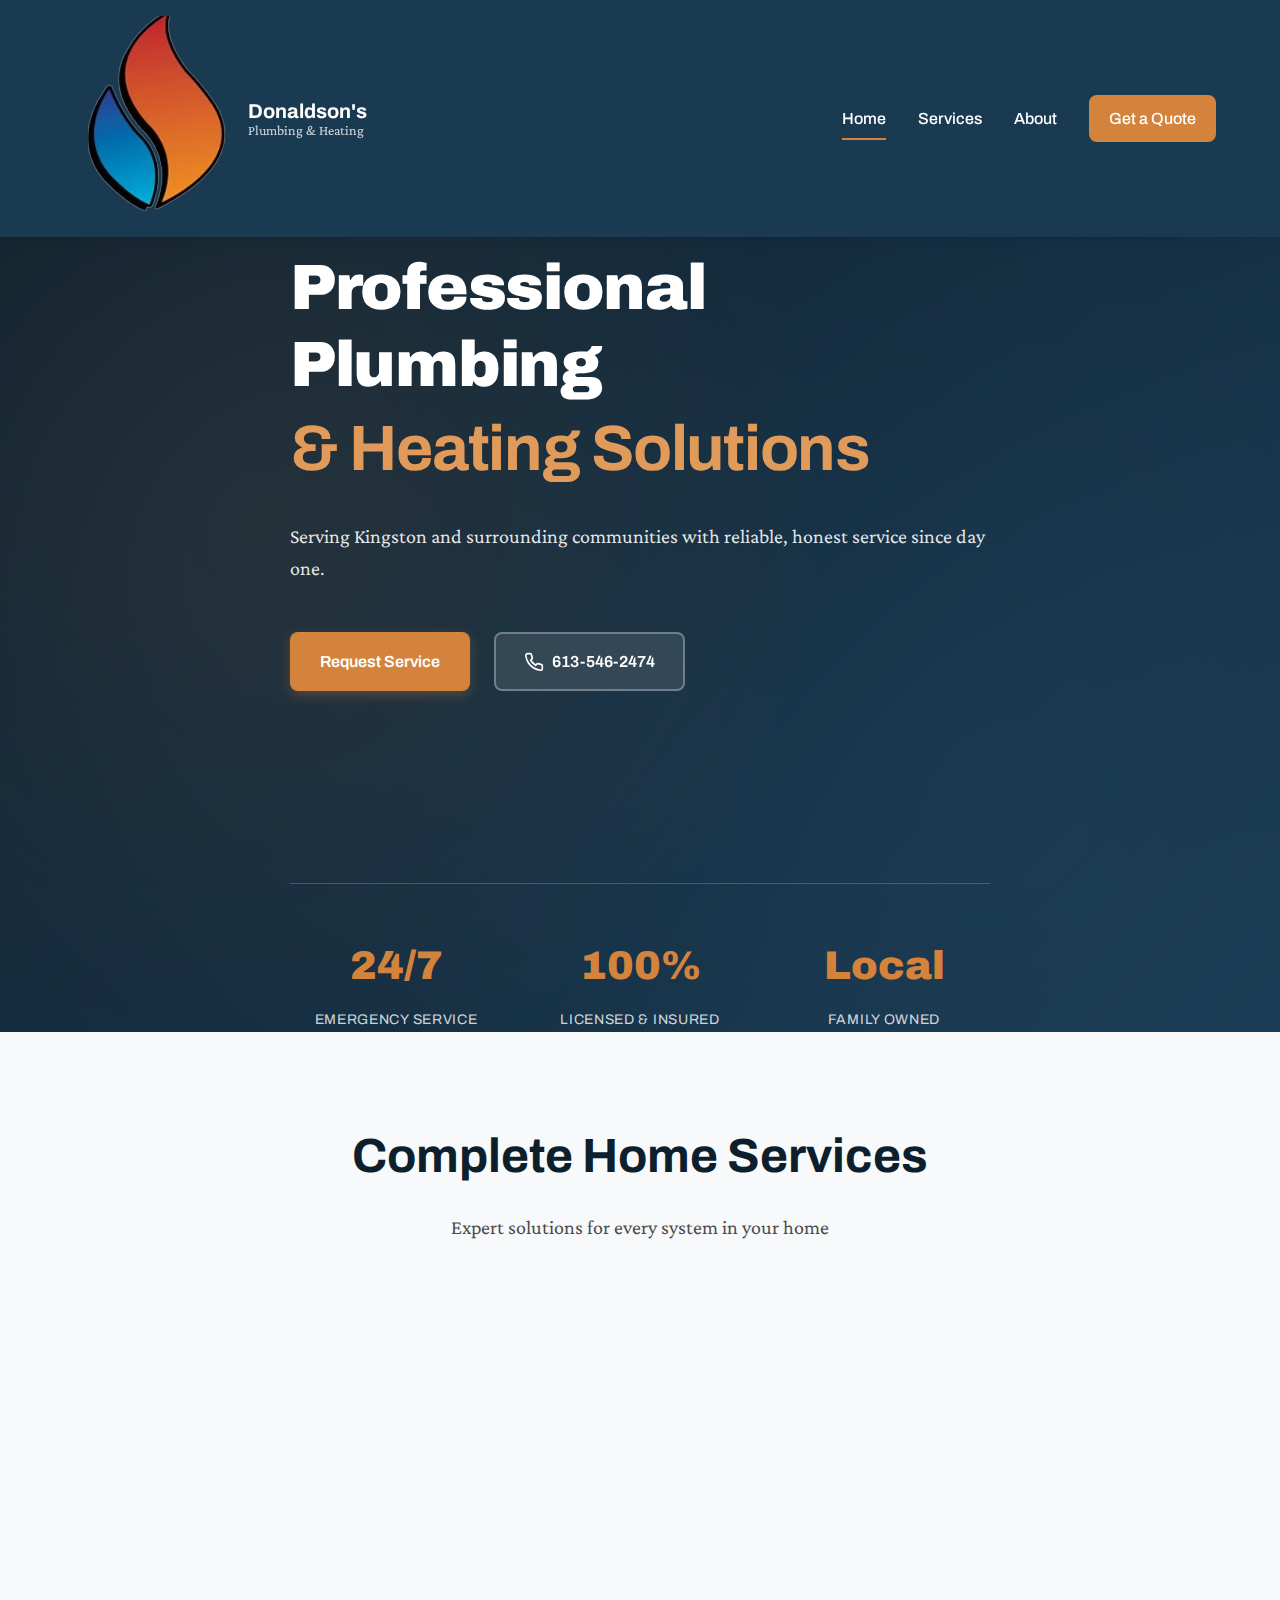
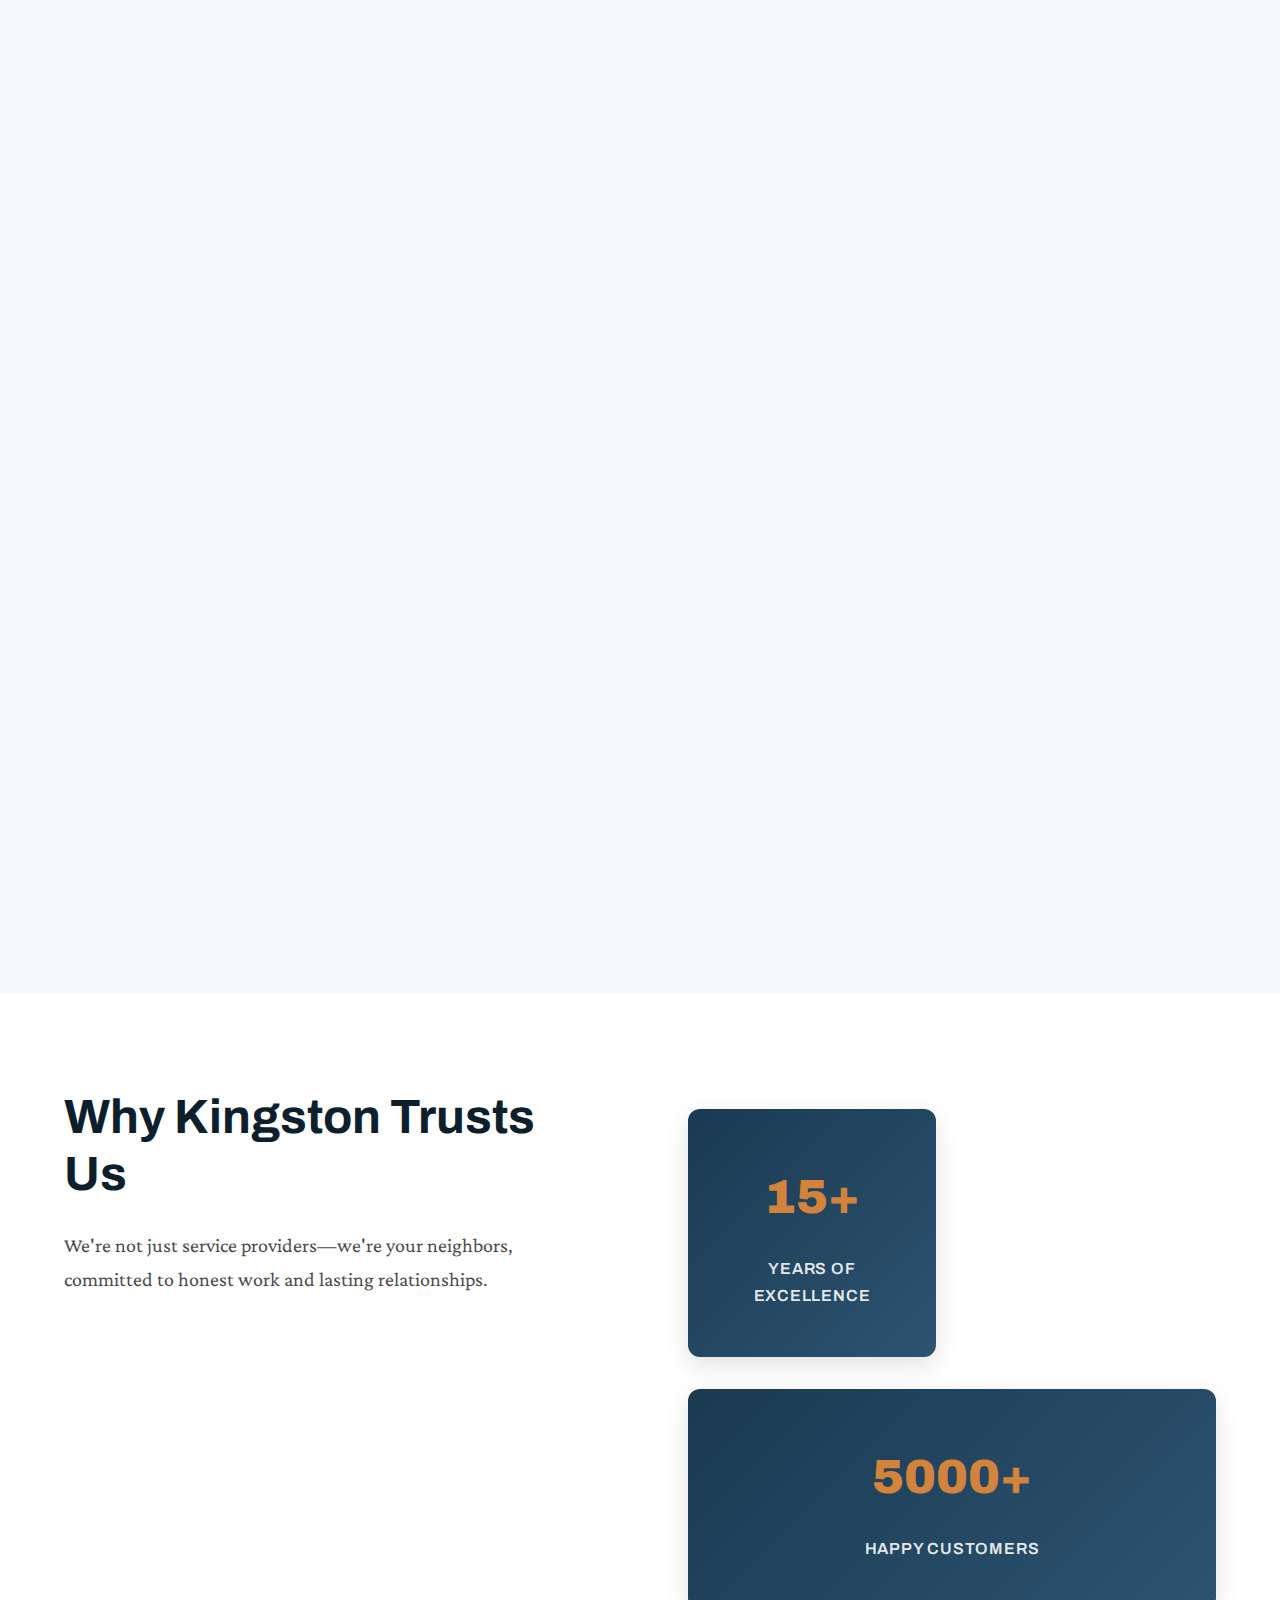
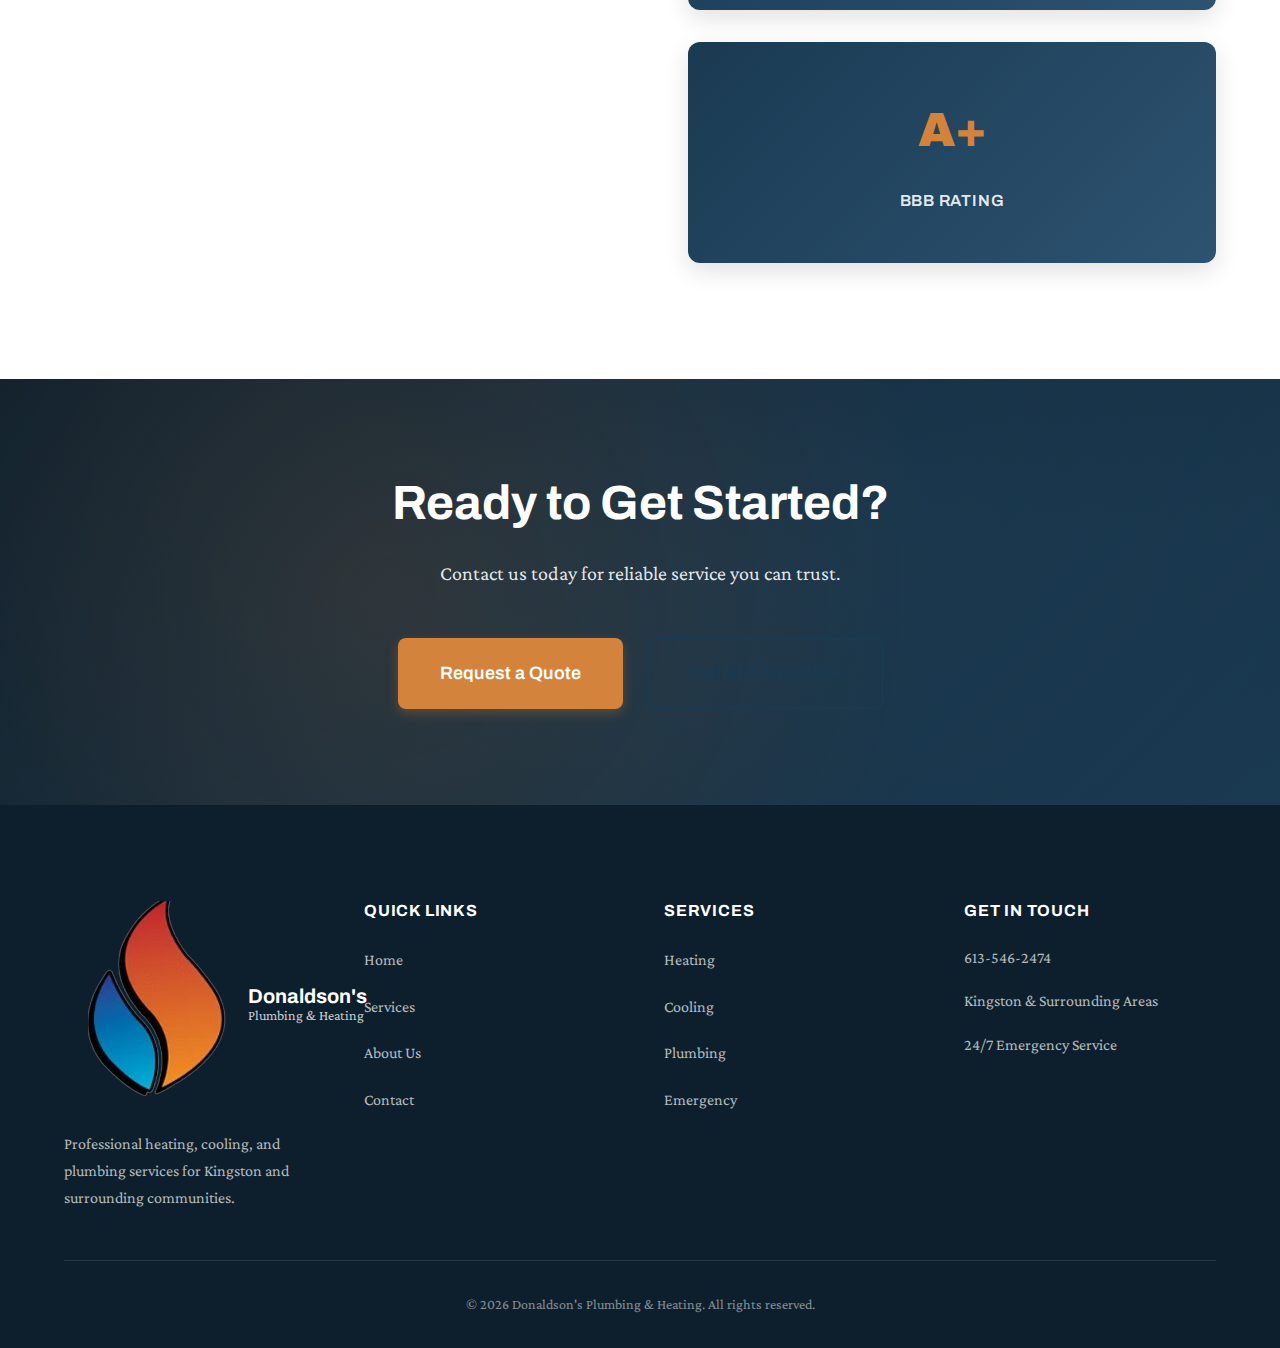
<file: index.html>
<!DOCTYPE html>
<html lang="en">
<head>
  <meta charset="UTF-8">
  <meta name="viewport" content="width=device-width, initial-scale=1.0">
  <title>Donaldson's Plumbing & Heating | Kingston's Trusted Service</title>
  <link rel="stylesheet" href="styles.css">
  <link rel="preconnect" href="https://fonts.googleapis.com">
  <link rel="preconnect" href="https://fonts.gstatic.com" crossorigin>
  <link href="https://fonts.googleapis.com/css2?family=Archivo:wght@400;500;600;700;900&family=Crimson+Pro:wght@400;600&display=swap" rel="stylesheet">
</head>
<body>    
    
<header class="header" id="header">
  <div class="container">
    <div class="header-content">
      <div class="logo">
      <img src="images/logo.png" alt="Donaldson's Plumbing & Heating" class="logo-image">
      <div class="logo-text">
      <span class="logo-name">Donaldson's</span>
      <span class="logo-tagline">Plumbing & Heating</span>
    </div>
  </div>
      
      <nav class="nav" id="nav">
        <a href="index.html" class="nav-link active">Home</a>
        <a href="services.html" class="nav-link">Services</a>
        <a href="about.html" class="nav-link">About</a>
        <a href="contact.html" class="nav-link nav-link-cta">Get a Quote</a>
      </nav>
      
      <button class="nav-toggle" id="navToggle" aria-label="Toggle navigation">
        <span></span>
        <span></span>
        <span></span>
      </button>
    </div>
  </div>
</header>
<!--Hero Banner (top of page)-->
<section class="hero">
  <div class="hero-background"></div>
  <div class="container">
    <div class="hero-content">
      <div class="hero-badge">24/7 Emergency Service</div>
      <h1 class="hero-title">
        <span class="hero-title-main">Professional Plumbing</span>
        <span class="hero-title-sub">& Heating Solutions</span>
      </h1>
      <p class="hero-description">Serving Kingston and surrounding communities with reliable, honest service since day one.</p>
      <div class="hero-cta">
        <a href="contact.html" class="btn btn-primary">Request Service</a>
        <a href="tel:613-546-2474" class="btn btn-secondary">
          <svg width="20" height="20" viewBox="0 0 24 24" fill="none" stroke="currentColor" stroke-width="2">
            <path d="M22 16.92v3a2 2 0 0 1-2.18 2 19.79 19.79 0 0 1-8.63-3.07 19.5 19.5 0 0 1-6-6 19.79 19.79 0 0 1-3.07-8.67A2 2 0 0 1 4.11 2h3a2 2 0 0 1 2 1.72 12.84 12.84 0 0 0 .7 2.81 2 2 0 0 1-.45 2.11L8.09 9.91a16 16 0 0 0 6 6l1.27-1.27a2 2 0 0 1 2.11-.45 12.84 12.84 0 0 0 2.81.7A2 2 0 0 1 22 16.92z"/>
          </svg>
          613-546-2474
        </a>
      </div>
    </div>
    
    <div class="hero-stats">
      <div class="stat-item">
        <div class="stat-number">24/7</div>
        <div class="stat-label">Emergency Service</div>
      </div>
      <div class="stat-item">
        <div class="stat-number">100%</div>
        <div class="stat-label">Licensed & Insured</div>
      </div>
      <div class="stat-item">
        <div class="stat-number">Local</div>
        <div class="stat-label">Family Owned</div>
      </div>
    </div>
  </div>
</section>
      <!--Services Cards Section -->
<section class="services-section">
  <div class="container">
    <div class="section-header">
      <h2 class="section-title">Complete Home Services</h2>
      <p class="section-subtitle">Expert solutions for every system in your home</p>
    </div>
    
    <div class="services-grid">
      <div class="service-card" data-service="heating">
        <div class="service-icon">
          <svg width="40" height="40" viewBox="0 0 24 24" fill="none" stroke="currentColor" stroke-width="1.5">
            <path d="M12 2v20M17 7l-5 5-5-5M17 17l-5-5-5 5"/>
          </svg>
        </div>
        <h3 class="service-title">Heating Systems</h3>
        <p class="service-description">Furnace installation, repair, tune-ups, and seasonal maintenance to keep you warm all winter.</p>
        <ul class="service-list">
          <li>Furnace repair & installation</li>
          <li>Heat pump services</li>
          <li>Preventive maintenance</li>
        </ul>
        <a href="services.html" class="service-link">Learn more →</a>
      </div>
      
      <div class="service-card" data-service="cooling">
        <div class="service-icon">
          <svg width="40" height="40" viewBox="0 0 24 24" fill="none" stroke="currentColor" stroke-width="1.5">
            <path d="M12 2v20M2 12h20M4.93 4.93l14.14 14.14M19.07 4.93L4.93 19.07"/>
          </svg>
        </div>
        <h3 class="service-title">Cooling Solutions</h3>
        <p class="service-description">Air conditioning installation, troubleshooting, and repair for year-round comfort.</p>
        <ul class="service-list">
          <li>AC installation & repair</li>
          <li>Ductless systems</li>
          <li>Energy efficiency upgrades</li>
        </ul>
        <a href="services.html" class="service-link">Learn more →</a>
      </div>
      
      <div class="service-card" data-service="plumbing">
        <div class="service-icon">
          <svg width="40" height="40" viewBox="0 0 24 24" fill="none" stroke="currentColor" stroke-width="1.5">
            <path d="M12 2v20M16 6H8M16 12H8M16 18H8"/>
          </svg>
        </div>
        <h3 class="service-title">Plumbing Services</h3>
        <p class="service-description">From leaks to full installations, we handle all your plumbing needs with precision.</p>
        <ul class="service-list">
          <li>Leak detection & repair</li>
          <li>Pipe replacement</li>
          <li>Fixture installation</li>
        </ul>
        <a href="services.html" class="service-link">Learn more →</a>
      </div>
      
      <div class="service-card service-card-featured" data-service="emergency">
        <div class="service-featured-badge">Available Now</div>
        <div class="service-icon">
          <svg width="40" height="40" viewBox="0 0 24 24" fill="none" stroke="currentColor" stroke-width="1.5">
            <circle cx="12" cy="12" r="10"/>
            <path d="M12 6v6l4 2"/>
          </svg>
        </div>
        <h3 class="service-title">Emergency Services</h3>
        <p class="service-description">24/7 urgent support for no-heat situations, burst pipes, and critical failures.</p>
        <ul class="service-list">
          <li>Available around the clock</li>
          <li>Rapid response times</li>
          <li>Expert emergency repairs</li>
        </ul>
        <a href="contact.html" class="service-link service-link-urgent">Call now →</a>
      </div>
    </div>
  </div>
</section>
        <!--WHY CHOOSE SECTION-->
<section class="why-choose">
  <div class="container">
    <div class="why-choose-content">
      <div class="why-choose-text">
        <h2 class="section-title">Why Kingston Trusts Us</h2>
        <p class="why-choose-intro">We're not just service providers—we're your neighbors, committed to honest work and lasting relationships.</p>
        
        <div class="features-list">
          <div class="feature-item">
            <div class="feature-icon">✓</div>
            <div class="feature-content">
              <h4>Licensed & Insured Technicians</h4>
              <p>Every team member is fully certified and insured for your peace of mind.</p>
            </div>
          </div>
          
          <div class="feature-item">
            <div class="feature-icon">✓</div>
            <div class="feature-content">
              <h4>Transparent, Upfront Pricing</h4>
              <p>No hidden fees, no surprises. You'll know the cost before we begin.</p>
            </div>
          </div>
          
          <div class="feature-item">
            <div class="feature-icon">✓</div>
            <div class="feature-content">
              <h4>Community-Focused Service</h4>
              <p>We live and work in Kingston. Your satisfaction is our reputation.</p>
            </div>
          </div>
          
          <div class="feature-item">
            <div class="feature-icon">✓</div>
            <div class="feature-content">
              <h4>Always Available Support</h4>
              <p>Emergencies don't wait. Neither do we. 24/7 response guaranteed.</p>
            </div>
          </div>
        </div>
        
        <a href="about.html" class="btn btn-outline">More About Us</a>
      </div>
      
      <div class="why-choose-visual">
        <div class="visual-card visual-card-1">
          <div class="visual-number">15+</div>
          <div class="visual-label">Years of Excellence</div>
        </div>
        <div class="visual-card visual-card-2">
          <div class="visual-number">5000+</div>
          <div class="visual-label">Happy Customers</div>
        </div>
        <div class="visual-card visual-card-3">
          <div class="visual-number">A+</div>
          <div class="visual-label">BBB Rating</div>
        </div>
      </div>
    </div>
  </div>
</section>

<section class="cta-section">
  <div class="container">
    <div class="cta-content">
      <h2 class="cta-title">Ready to Get Started?</h2>
      <p class="cta-text">Contact us today for reliable service you can trust.</p>
      <div class="cta-buttons">
        <a href="contact.html" class="btn btn-primary btn-large">Request a Quote</a>
        <a href="tel:613-546-2474" class="btn btn-secondary btn-large">Call 613-546-2474</a>
      </div>
    </div>
  </div>
</section>

<footer class="footer">
  <div class="container">
    <div class="footer-content">
      <div class="footer-col">
        <div class="footer-logo">
          <img src = "images/logo.png" class = logo-image>
            <div class="logo-text">
            <span class="logo-name">Donaldson's</span>
            <span class="logo-tagline">Plumbing & Heating</span>
          </div>
        </div>
        <p class="footer-description">Professional heating, cooling, and plumbing services for Kingston and surrounding communities.</p>
      </div>
      
      <div class="footer-col">
        <h4 class="footer-heading">Quick Links</h4>
        <ul class="footer-links">
          <li><a href="index.html">Home</a></li>
          <li><a href="services.html">Services</a></li>
          <li><a href="about.html">About Us</a></li>
          <li><a href="contact.html">Contact</a></li>
        </ul>
      </div>
      
      <div class="footer-col">
        <h4 class="footer-heading">Services</h4>
        <ul class="footer-links">
          <li><a href="services.html">Heating</a></li>
          <li><a href="services.html">Cooling</a></li>
          <li><a href="services.html">Plumbing</a></li>
          <li><a href="services.html">Emergency</a></li>
        </ul>
      </div>
      
      <div class="footer-col">
        <h4 class="footer-heading">Get in Touch</h4>
        <ul class="footer-contact">
          <li><a href="tel:613-546-2474">613-546-2474</a></li>
          <li>Kingston & Surrounding Areas</li>
          <li>24/7 Emergency Service</li>
        </ul>
      </div>
    </div>
    
    <div class="footer-bottom">
      <p>&copy; 2026 Donaldson's Plumbing & Heating. All rights reserved.</p>
    </div>
  </div>
</footer>

<script src="main.js"></script>
</body>
</html>
</file>
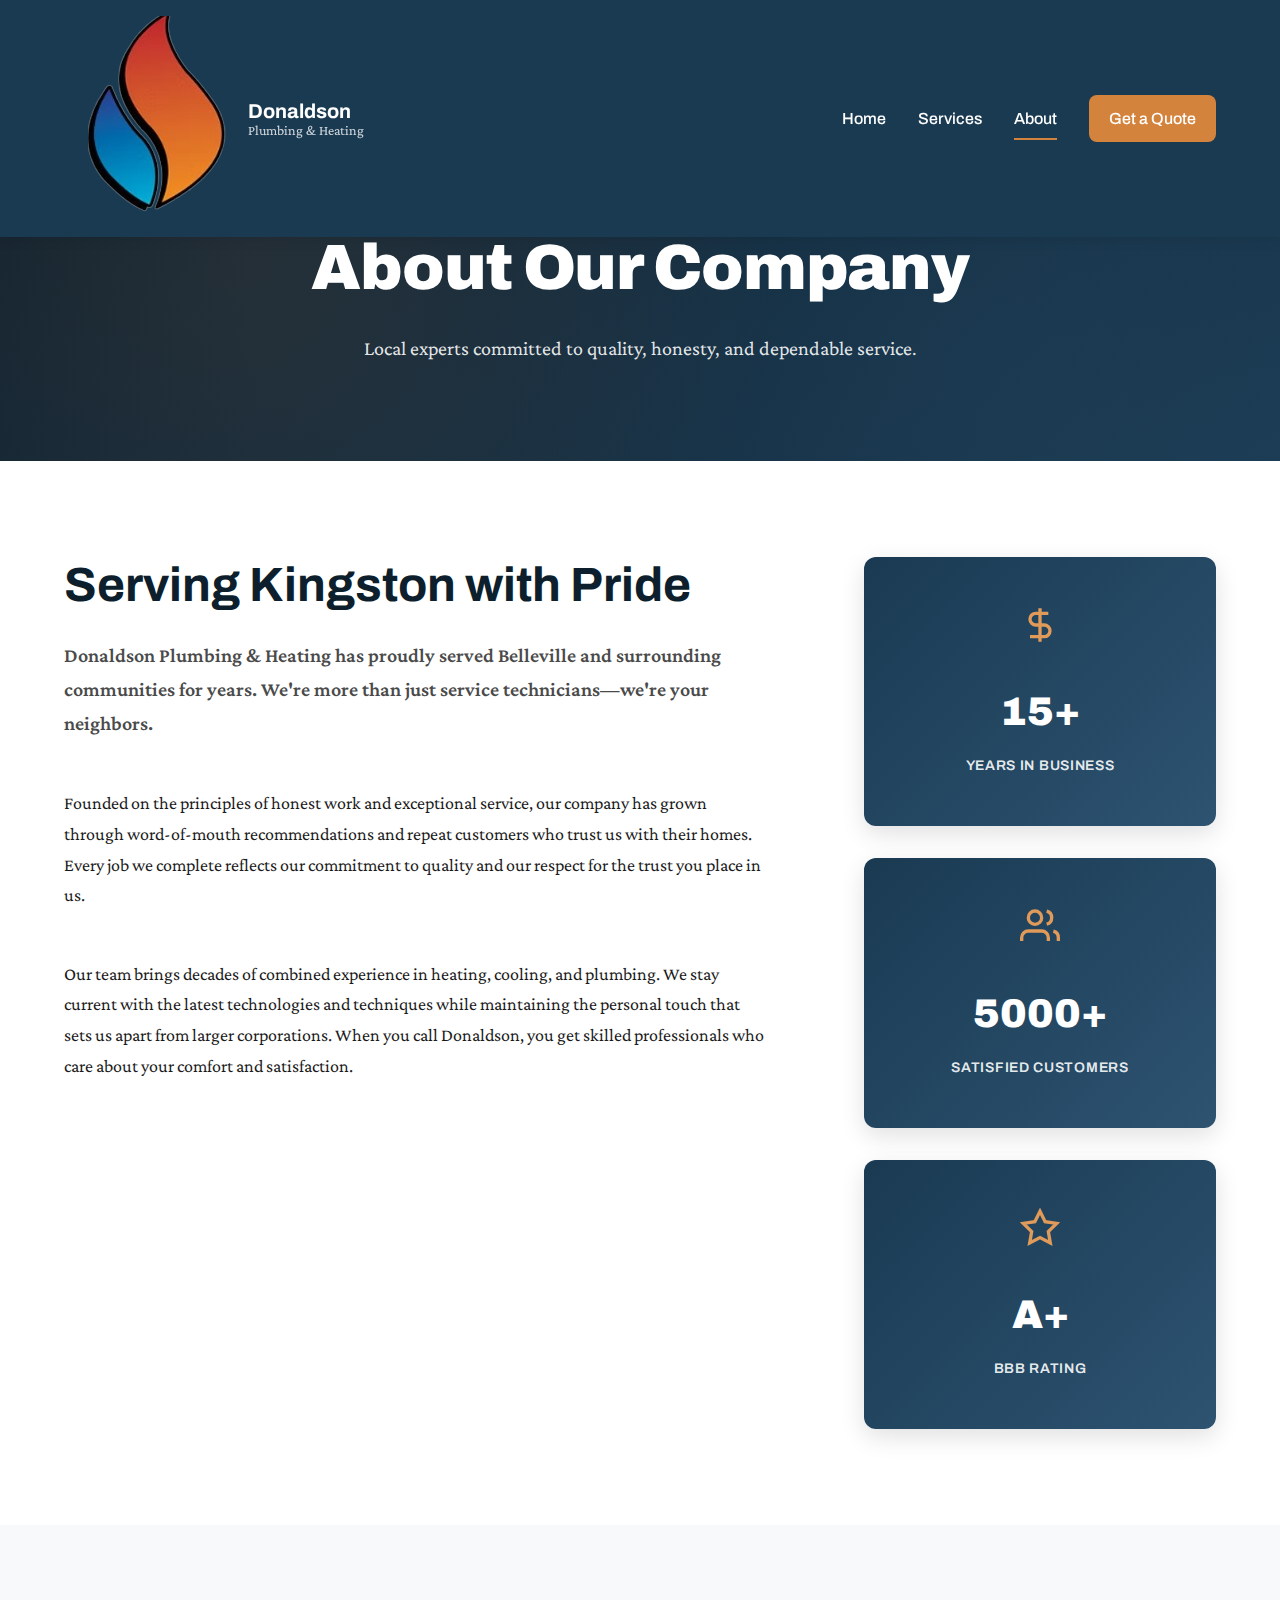
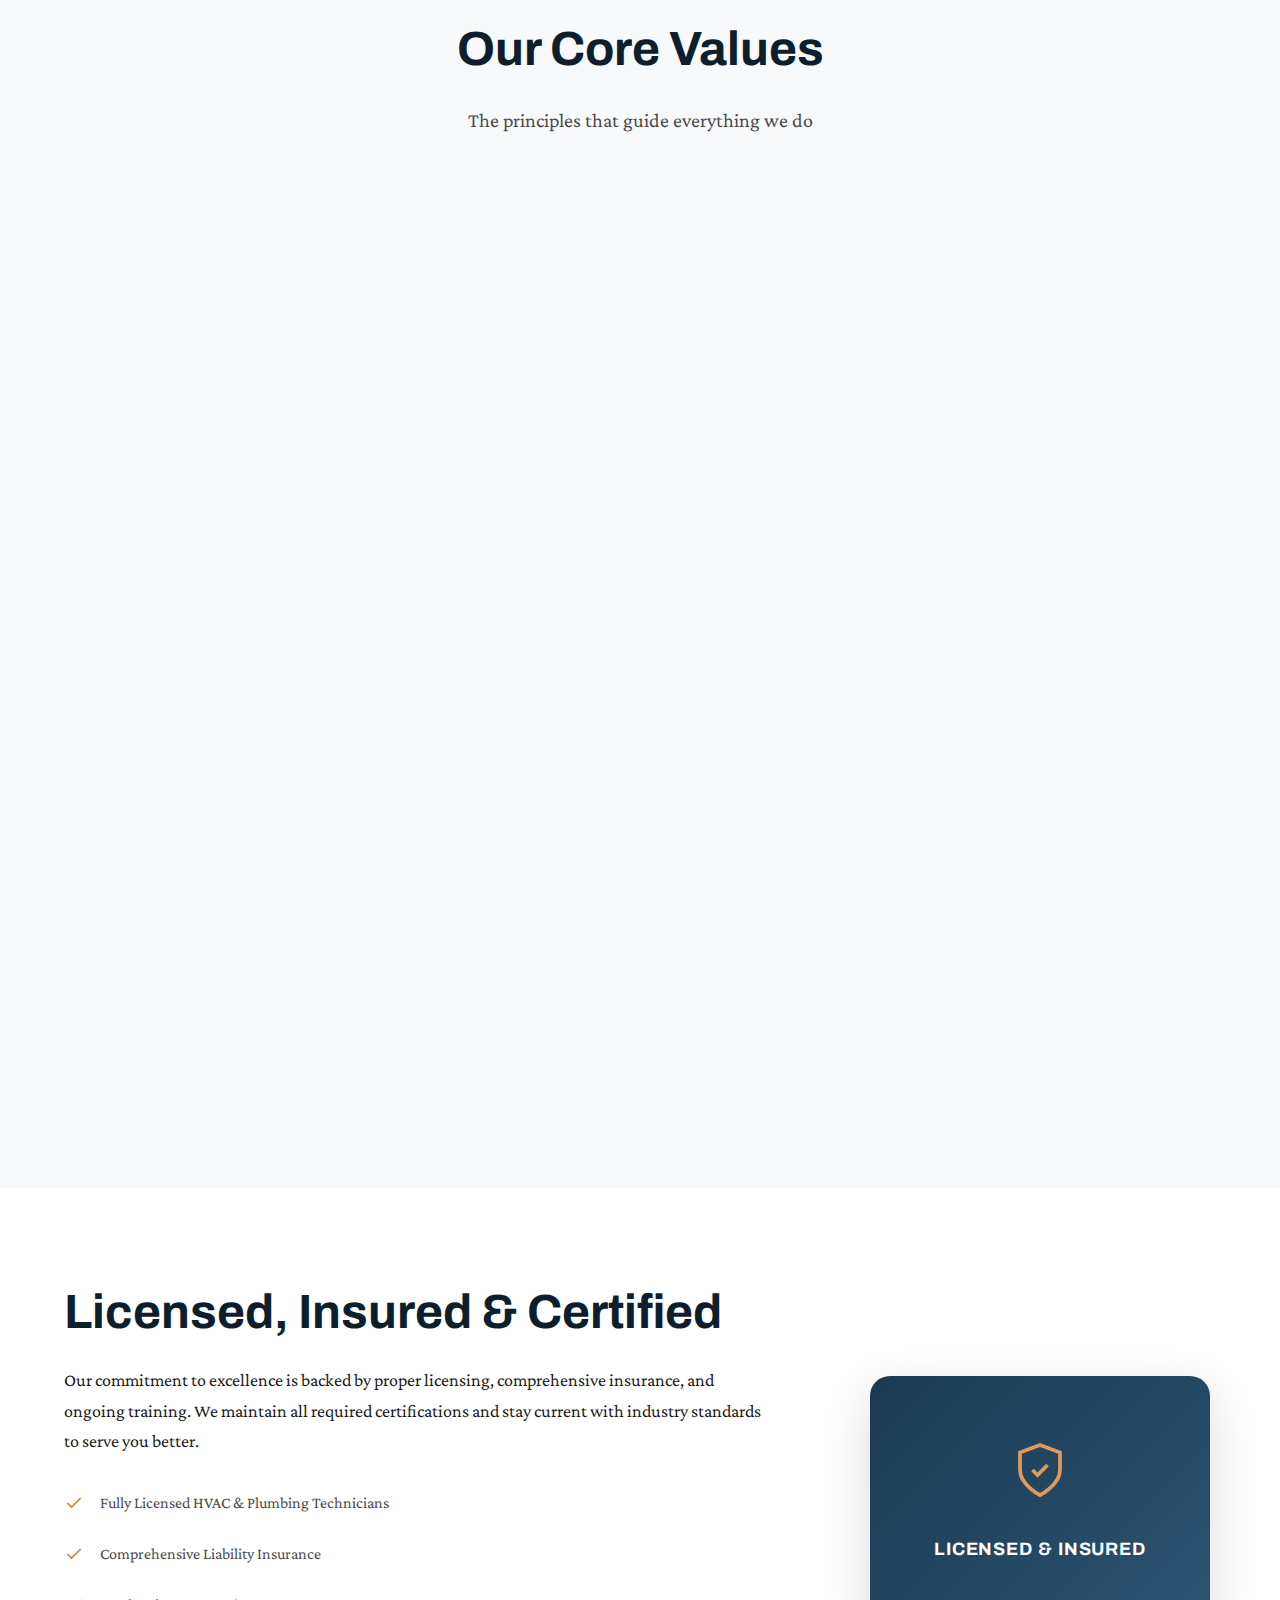
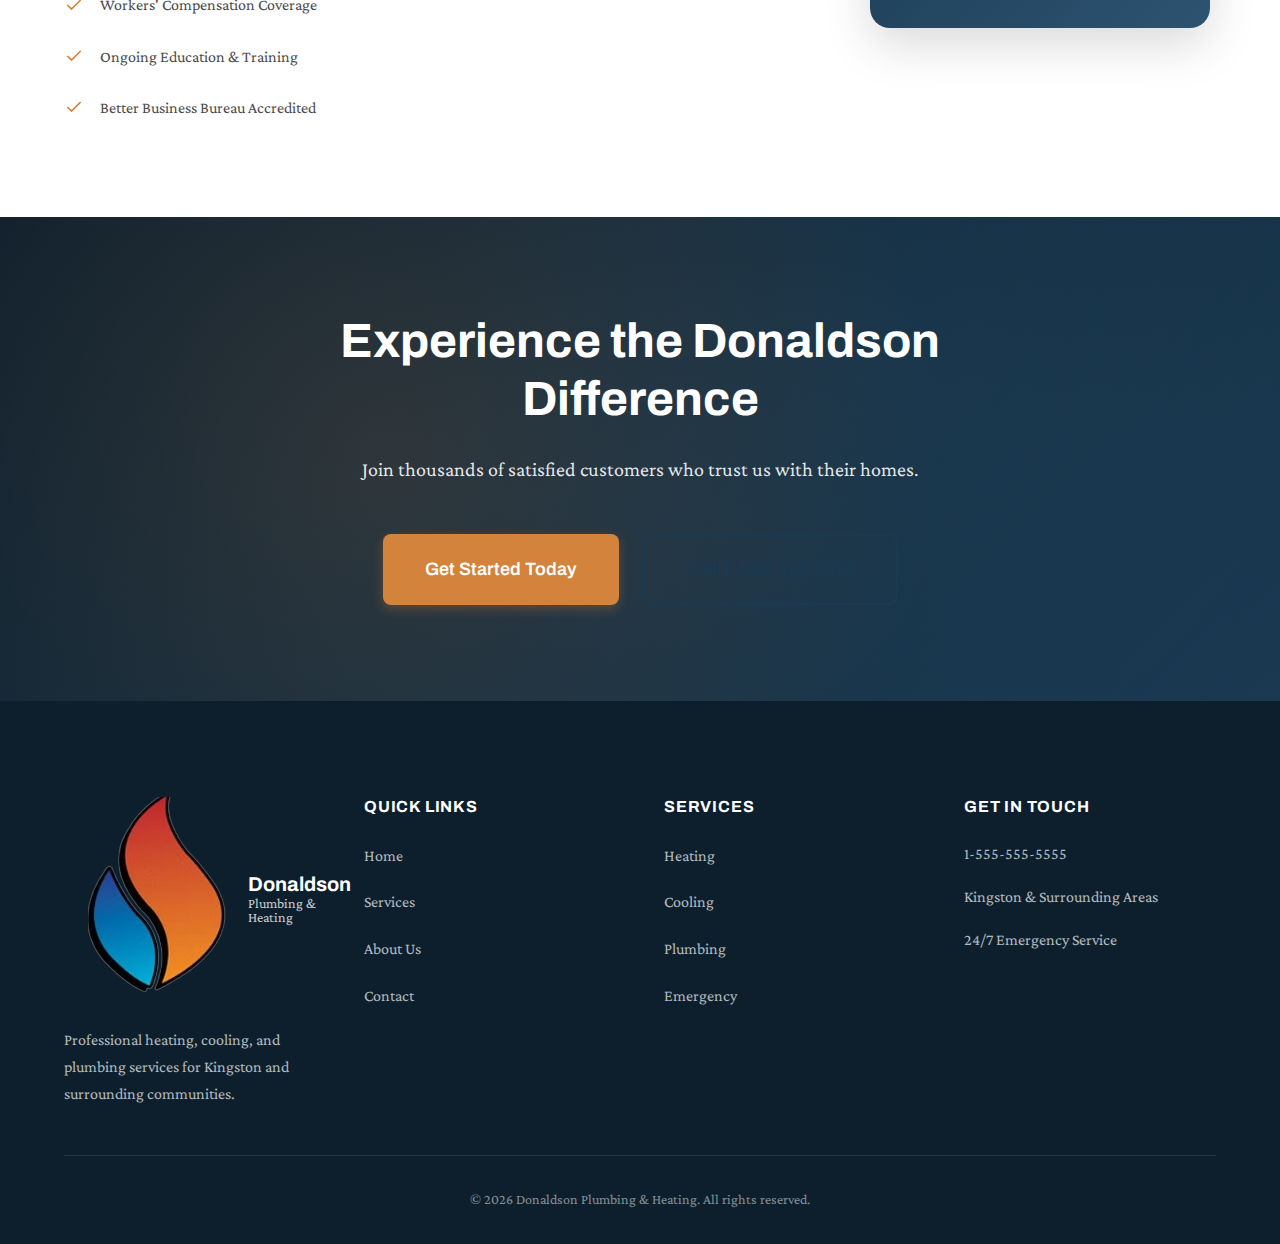
<file: about.html>
<!DOCTYPE html>
<html lang="en">
<head>
  <meta charset="UTF-8">
  <meta name="viewport" content="width=device-width, initial-scale=1.0">
  <title>About Us | Donaldson Plumbing & Heating</title>
  <link rel="stylesheet" href="styles.css">
  <link rel="preconnect" href="https://fonts.googleapis.com">
  <link rel="preconnect" href="https://fonts.gstatic.com" crossorigin>
  <link href="https://fonts.googleapis.com/css2?family=Archivo:wght@400;500;600;700;900&family=Crimson+Pro:wght@400;600&display=swap" rel="stylesheet">
</head>
<body>

<header class="header" id="header">
  <div class="container">
    <div class="header-content">
      <div class="logo">
      <img src="images/logo.png" alt="Donaldson Plumbing & Heating" class="logo-image">
      <div class="logo-text">
      <span class="logo-name">Donaldson</span>
      <span class="logo-tagline">Plumbing & Heating</span>
    </div>
  </div>
      
      <nav class="nav" id="nav">
        <a href="index.html" class="nav-link">Home</a>
        <a href="services.html" class="nav-link">Services</a>
        <a href="about.html" class="nav-link active">About</a>
        <a href="contact.html" class="nav-link nav-link-cta">Get a Quote</a>
      </nav>
      
      <button class="nav-toggle" id="navToggle" aria-label="Toggle navigation">
        <span></span>
        <span></span>
        <span></span>
      </button>
    </div>
  </div>
</header>

<section class="page-hero about-hero">
  <div class="hero-background"></div>
  <div class="container">
    <div class="page-hero-content">
      <h1 class="page-title">About Our Company</h1>
      <p class="page-subtitle">Local experts committed to quality, honesty, and dependable service.</p>
    </div>
  </div>
</section>

<section class="about-story">
  <div class="container">
    <div class="about-content">
      <div class="about-text">
        <h2 class="section-title">Serving Kingston with Pride</h2>
        <div class="story-content">
          <p class="story-lead">Donaldson Plumbing & Heating has proudly served Belleville and surrounding communities for years. We're more than just service technicians—we're your neighbors.</p>
          
          <p>Founded on the principles of honest work and exceptional service, our company has grown through word-of-mouth recommendations and repeat customers who trust us with their homes. Every job we complete reflects our commitment to quality and our respect for the trust you place in us.</p>
          
          <p>Our team brings decades of combined experience in heating, cooling, and plumbing. We stay current with the latest technologies and techniques while maintaining the personal touch that sets us apart from larger corporations. When you call Donaldson, you get skilled professionals who care about your comfort and satisfaction.</p>
        </div>
      </div>
      
      <div class="about-metrics">
        <div class="metric-card">
          <div class="metric-icon">
            <svg width="40" height="40" viewBox="0 0 24 24" fill="none" stroke="currentColor" stroke-width="2">
              <path d="M12 2v20M17 5H9.5a3.5 3.5 0 0 0 0 7h5a3.5 3.5 0 0 1 0 7H6"/>
            </svg>
          </div>
          <div class="metric-number">15+</div>
          <div class="metric-label">Years in Business</div>
        </div>
        
        <div class="metric-card">
          <div class="metric-icon">
            <svg width="40" height="40" viewBox="0 0 24 24" fill="none" stroke="currentColor" stroke-width="2">
              <path d="M17 21v-2a4 4 0 0 0-4-4H5a4 4 0 0 0-4 4v2"/>
              <circle cx="9" cy="7" r="4"/>
              <path d="M23 21v-2a4 4 0 0 0-3-3.87"/>
              <path d="M16 3.13a4 4 0 0 1 0 7.75"/>
            </svg>
          </div>
          <div class="metric-number">5000+</div>
          <div class="metric-label">Satisfied Customers</div>
        </div>
        
        <div class="metric-card">
          <div class="metric-icon">
            <svg width="40" height="40" viewBox="0 0 24 24" fill="none" stroke="currentColor" stroke-width="2">
              <polygon points="12 2 15.09 8.26 22 9.27 17 14.14 18.18 21.02 12 17.77 5.82 21.02 7 14.14 2 9.27 8.91 8.26 12 2"/>
            </svg>
          </div>
          <div class="metric-number">A+</div>
          <div class="metric-label">BBB Rating</div>
        </div>
      </div>
    </div>
  </div>
</section>

<section class="values-section">
  <div class="container">
    <div class="section-header center">
      <h2 class="section-title">Our Core Values</h2>
      <p class="section-subtitle">The principles that guide everything we do</p>
    </div>
    
    <div class="values-grid">
      <div class="value-card">
        <div class="value-number">01</div>
        <h3 class="value-title">Expertise & Quality</h3>
        <p class="value-description">Every technician on our team is licensed, insured, and extensively trained. We don't compromise on the quality of our work or the professionalism of our service.</p>
      </div>
      
      <div class="value-card">
        <div class="value-number">02</div>
        <h3 class="value-title">Honest Communication</h3>
        <p class="value-description">We believe in transparent, upfront pricing with no hidden fees. You'll always know what to expect before we begin any work on your home.</p>
      </div>
      
      <div class="value-card">
        <div class="value-number">03</div>
        <h3 class="value-title">Community Focus</h3>
        <p class="value-description">As a local, family-owned business, we're invested in the Kingston community. Your satisfaction directly impacts our reputation among neighbors and friends.</p>
      </div>
      
      <div class="value-card">
        <div class="value-number">04</div>
        <h3 class="value-title">Always Available</h3>
        <p class="value-description">Emergencies don't follow a schedule, and neither do we. Our 24/7 emergency service ensures you're never left in the cold or dealing with a crisis alone.</p>
      </div>
    </div>
  </div>
</section>

<section class="certifications-section">
  <div class="container">
    <div class="certifications-content">
      <div class="certifications-text">
        <h2 class="section-title">Licensed, Insured & Certified</h2>
        <p>Our commitment to excellence is backed by proper licensing, comprehensive insurance, and ongoing training. We maintain all required certifications and stay current with industry standards to serve you better.</p>
        
        <ul class="cert-list">
          <li>
            <svg width="20" height="20" viewBox="0 0 24 24" fill="none" stroke="currentColor" stroke-width="2">
              <polyline points="20 6 9 17 4 12"/>
            </svg>
            Fully Licensed HVAC & Plumbing Technicians
          </li>
          <li>
            <svg width="20" height="20" viewBox="0 0 24 24" fill="none" stroke="currentColor" stroke-width="2">
              <polyline points="20 6 9 17 4 12"/>
            </svg>
            Comprehensive Liability Insurance
          </li>
          <li>
            <svg width="20" height="20" viewBox="0 0 24 24" fill="none" stroke="currentColor" stroke-width="2">
              <polyline points="20 6 9 17 4 12"/>
            </svg>
            Workers' Compensation Coverage
          </li>
          <li>
            <svg width="20" height="20" viewBox="0 0 24 24" fill="none" stroke="currentColor" stroke-width="2">
              <polyline points="20 6 9 17 4 12"/>
            </svg>
            Ongoing Education & Training
          </li>
          <li>
            <svg width="20" height="20" viewBox="0 0 24 24" fill="none" stroke="currentColor" stroke-width="2">
              <polyline points="20 6 9 17 4 12"/>
            </svg>
            Better Business Bureau Accredited
          </li>
        </ul>
      </div>
      
      <div class="certifications-visual">
        <div class="cert-badge">
          <div class="badge-icon">
            <svg width="60" height="60" viewBox="0 0 24 24" fill="none" stroke="currentColor" stroke-width="1.5">
              <path d="M12 22s8-4 8-10V5l-8-3-8 3v7c0 6 8 10 8 10z"/>
              <path d="M9 12l2 2 4-4"/>
            </svg>
          </div>
          <div class="badge-text">Licensed & Insured</div>
        </div>
      </div>
    </div>
  </div>
</section>

<section class="cta-section">
  <div class="container">
    <div class="cta-content">
      <h2 class="cta-title">Experience the Donaldson Difference</h2>
      <p class="cta-text">Join thousands of satisfied customers who trust us with their homes.</p>
      <div class="cta-buttons">
        <a href="contact.html" class="btn btn-primary btn-large">Get Started Today</a>
        <a href="tel:1-555-555-5555" class="btn btn-secondary btn-large">Call 1-555-555-5555</a>
      </div>
    </div>
  </div>
</section>

<footer class="footer">
  <div class="container">
    <div class="footer-content">
      <div class="footer-col">
        <div class="footer-logo">
          <img src = "images/logo.png" class = logo-image>
          <div class="logo-text">
            <span class="logo-name">Donaldson</span>
            <span class="logo-tagline">Plumbing & Heating</span>
          </div>
        </div>
        <p class="footer-description">Professional heating, cooling, and plumbing services for Kingston and surrounding communities.</p>
      </div>
      
      <div class="footer-col">
        <h4 class="footer-heading">Quick Links</h4>
        <ul class="footer-links">
          <li><a href="index.html">Home</a></li>
          <li><a href="services.html">Services</a></li>
          <li><a href="about.html">About Us</a></li>
          <li><a href="contact.html">Contact</a></li>
        </ul>
      </div>
      
      <div class="footer-col">
        <h4 class="footer-heading">Services</h4>
        <ul class="footer-links">
          <li><a href="services.html#heating">Heating</a></li>
          <li><a href="services.html#cooling">Cooling</a></li>
          <li><a href="services.html#plumbing">Plumbing</a></li>
          <li><a href="services.html#emergency">Emergency</a></li>
        </ul>
      </div>
      
      <div class="footer-col">
        <h4 class="footer-heading">Get in Touch</h4>
        <ul class="footer-contact">
          <li><a href="tel:1-555-555-5555">1-555-555-5555</a></li>
          <li>Kingston & Surrounding Areas</li>
          <li>24/7 Emergency Service</li>
        </ul>
      </div>
    </div>
    
    <div class="footer-bottom">
      <p>&copy; 2026 Donaldson Plumbing & Heating. All rights reserved.</p>
    </div>
  </div>
</footer>

<script src="main.js"></script>
</body>
</html>
</file>
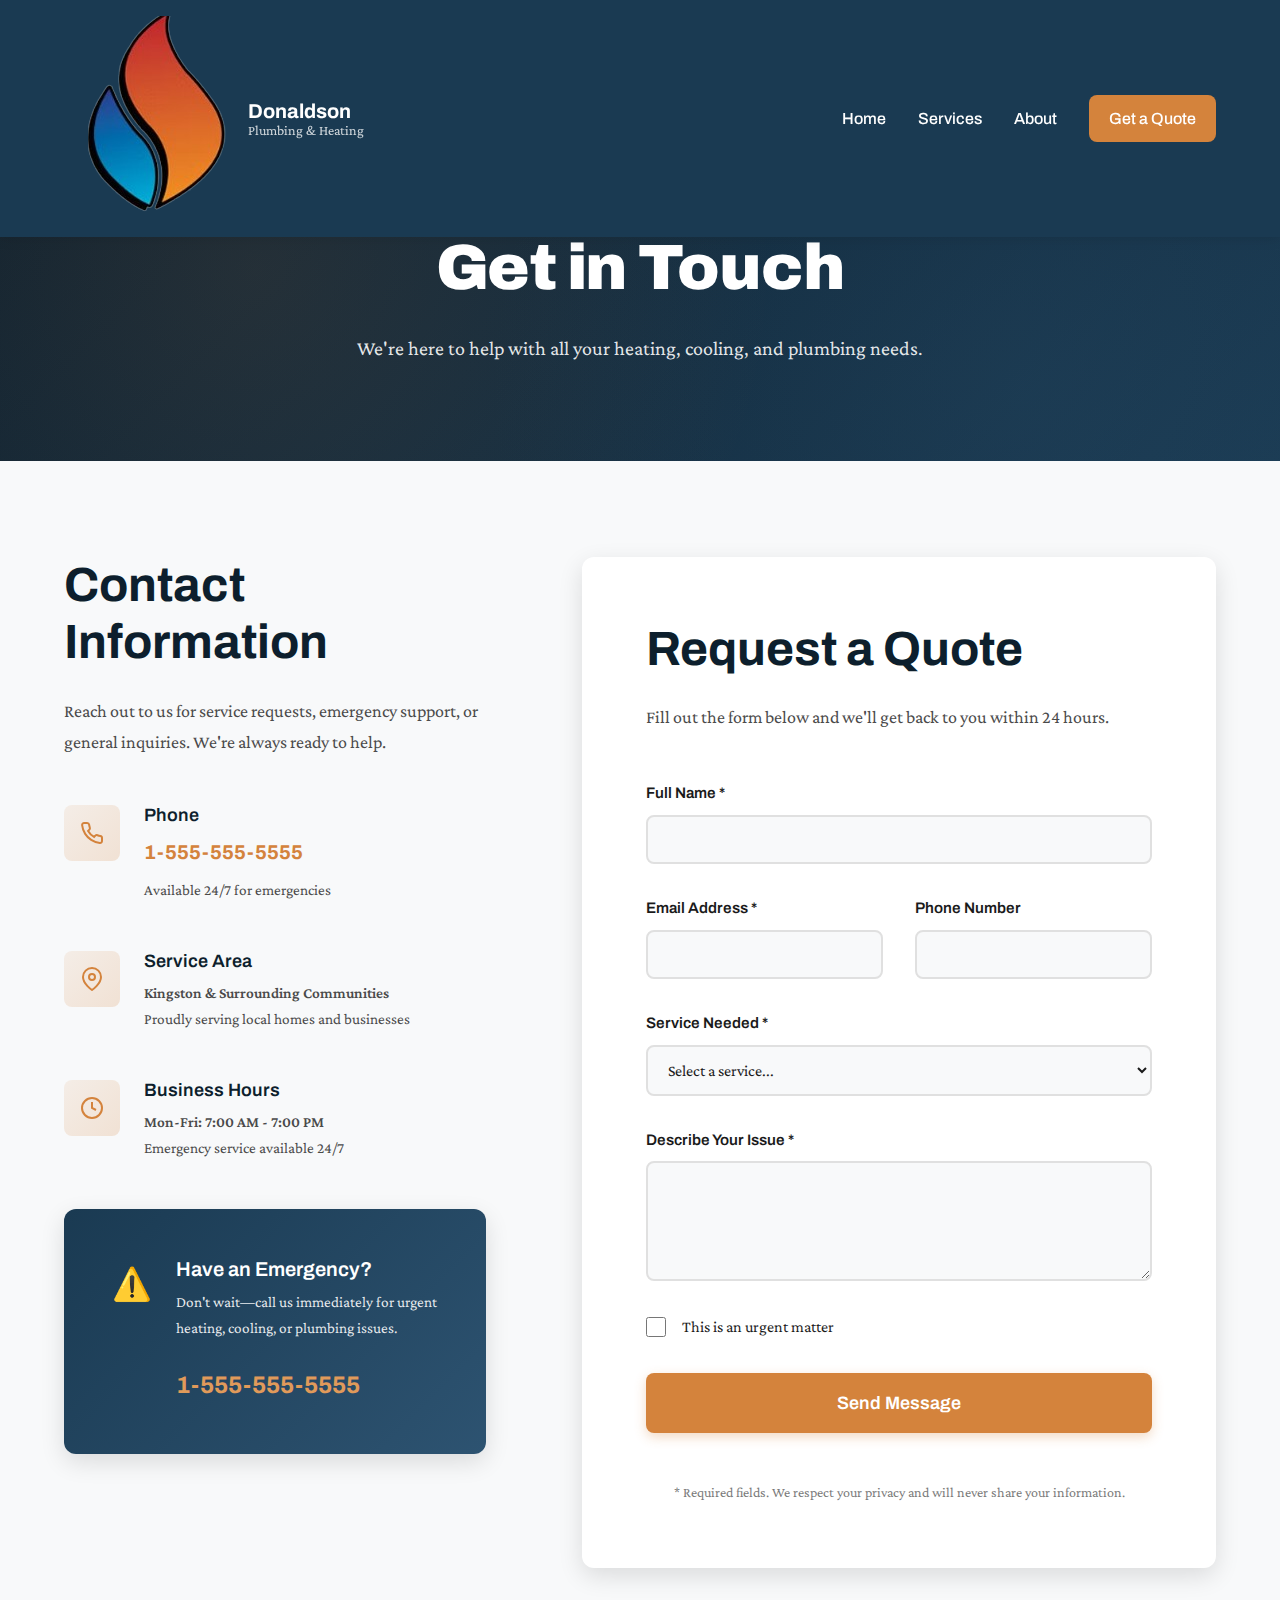
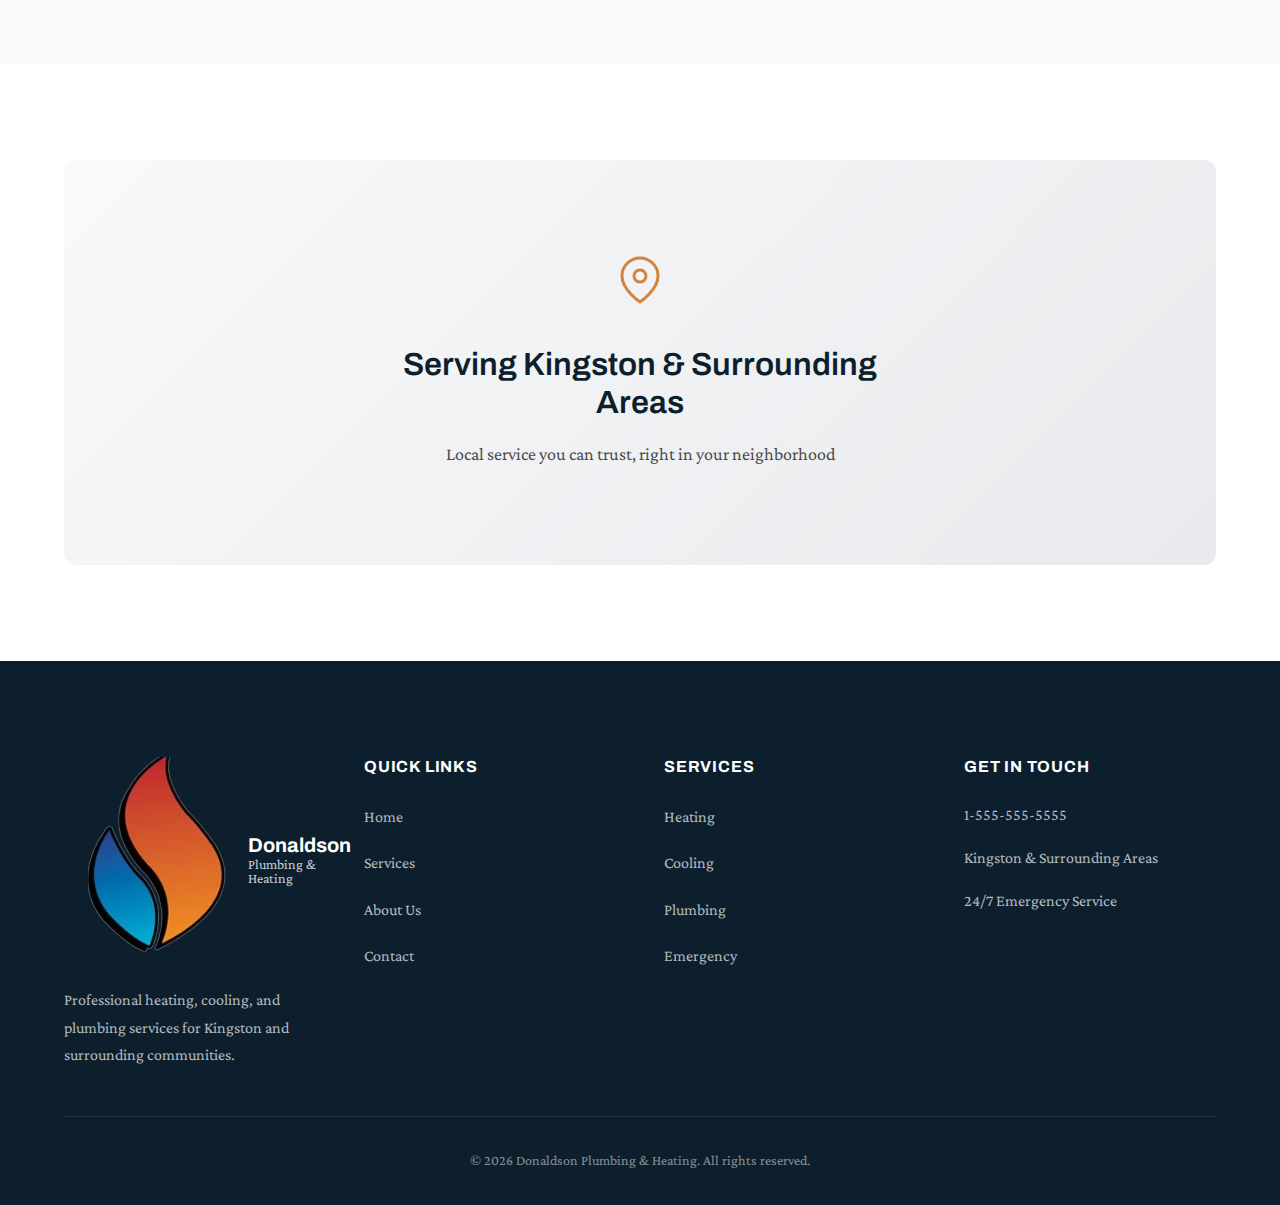
<file: contact.html>
<!DOCTYPE html>
<html lang="en">
<head>
  <meta charset="UTF-8">
  <meta name="viewport" content="width=device-width, initial-scale=1.0">
  <title>Contact Us | Donaldson Plumbing & Heating</title>
  <link rel="stylesheet" href="styles.css">
  <link rel="preconnect" href="https://fonts.googleapis.com">
  <link rel="preconnect" href="https://fonts.gstatic.com" crossorigin>
  <link href="https://fonts.googleapis.com/css2?family=Archivo:wght@400;500;600;700;900&family=Crimson+Pro:wght@400;600&display=swap" rel="stylesheet">
</head>
<body>

<header class="header" id="header">
  <div class="container">
    <div class="header-content">
      <div class="logo">
        <img src="images/logo.png" alt="Donaldson Plumbing & Heating" class="logo-image">
          <div class="logo-text">
            <span class="logo-name">Donaldson</span>
            <span class="logo-tagline">Plumbing & Heating</span>
          </div>
      </div>
      
      <nav class="nav" id="nav">
        <a href="index.html" class="nav-link">Home</a>
        <a href="services.html" class="nav-link">Services</a>
        <a href="about.html" class="nav-link">About</a>
        <a href="contact.html" class="nav-link nav-link-cta active">Get a Quote</a>
      </nav>
      
      <button class="nav-toggle" id="navToggle" aria-label="Toggle navigation">
        <span></span>
        <span></span>
        <span></span>
      </button>
    </div>
  </div>
</header>

<section class="page-hero">
  <div class="hero-background"></div>
  <div class="container">
    <div class="page-hero-content">
      <h1 class="page-title">Get in Touch</h1>
      <p class="page-subtitle">We're here to help with all your heating, cooling, and plumbing needs.</p>
    </div>
  </div>
</section>

<section class="contact-section">
  <div class="container">
    <div class="contact-layout">
      
      <div class="contact-info">
        <h2 class="contact-heading">Contact Information</h2>
        <p class="contact-intro">Reach out to us for service requests, emergency support, or general inquiries. We're always ready to help.</p>
        
        <div class="contact-methods">
          <div class="contact-method">
            <div class="method-icon">
              <svg width="24" height="24" viewBox="0 0 24 24" fill="none" stroke="currentColor" stroke-width="2">
                <path d="M22 16.92v3a2 2 0 0 1-2.18 2 19.79 19.79 0 0 1-8.63-3.07 19.5 19.5 0 0 1-6-6 19.79 19.79 0 0 1-3.07-8.67A2 2 0 0 1 4.11 2h3a2 2 0 0 1 2 1.72 12.84 12.84 0 0 0 .7 2.81 2 2 0 0 1-.45 2.11L8.09 9.91a16 16 0 0 0 6 6l1.27-1.27a2 2 0 0 1 2.11-.45 12.84 12.84 0 0 0 2.81.7A2 2 0 0 1 22 16.92z"/>
              </svg>
            </div>
            <div class="method-content">
              <h3>Phone</h3>
              <a href="tel:1-555-555-5555" class="method-link">1-555-555-5555</a>
              <p>Available 24/7 for emergencies</p>
            </div>
          </div>
          
          <div class="contact-method">
            <div class="method-icon">
              <svg width="24" height="24" viewBox="0 0 24 24" fill="none" stroke="currentColor" stroke-width="2">
                <path d="M21 10c0 7-9 13-9 13s-9-6-9-13a9 9 0 0 1 18 0z"/>
                <circle cx="12" cy="10" r="3"/>
              </svg>
            </div>
            <div class="method-content">
              <h3>Service Area</h3>
              <p class="method-text">Kingston & Surrounding Communities</p>
              <p>Proudly serving local homes and businesses</p>
            </div>
          </div>
          
          <div class="contact-method">
            <div class="method-icon">
              <svg width="24" height="24" viewBox="0 0 24 24" fill="none" stroke="currentColor" stroke-width="2">
                <circle cx="12" cy="12" r="10"/>
                <path d="M12 6v6l4 2"/>
              </svg>
            </div>
            <div class="method-content">
              <h3>Business Hours</h3>
              <p class="method-text">Mon-Fri: 7:00 AM - 7:00 PM</p>
              <p>Emergency service available 24/7</p>
            </div>
          </div>
        </div>
        
        <div class="emergency-callout">
          <div class="callout-icon">⚠️</div>
          <div class="callout-content">
            <h4>Have an Emergency?</h4>
            <p>Don't wait—call us immediately for urgent heating, cooling, or plumbing issues.</p>
            <a href="tel:1-555-555-5555" class="emergency-link">1-555-555-5555</a>
          </div>
        </div>
      </div>
      
      <div class="contact-form-wrapper">
        <h2 class="form-heading">Request a Quote</h2>
        <p class="form-intro">Fill out the form below and we'll get back to you within 24 hours.</p>
        
        <form class="contact-form" id="contactForm">
          <div class="form-group">
            <label for="name" class="form-label">Full Name *</label>
            <input type="text" id="name" name="name" class="form-input" required>
          </div>
          
          <div class="form-row">
            <div class="form-group">
              <label for="email" class="form-label">Email Address *</label>
              <input type="email" id="email" name="email" class="form-input" required>
            </div>
            
            <div class="form-group">
              <label for="phone" class="form-label">Phone Number</label>
              <input type="tel" id="phone" name="phone" class="form-input">
            </div>
          </div>
          
          <div class="form-group">
            <label for="service" class="form-label">Service Needed *</label>
            <select id="service" name="service" class="form-select" required>
              <option value="">Select a service...</option>
              <option value="heating">Heating</option>
              <option value="cooling">Cooling</option>
              <option value="plumbing">Plumbing</option>
              <option value="emergency">Emergency Service</option>
              <option value="maintenance">Maintenance</option>
              <option value="other">Other</option>
            </select>
          </div>
          
          <div class="form-group">
            <label for="message" class="form-label">Describe Your Issue *</label>
            <textarea id="message" name="message" class="form-textarea" rows="5" required></textarea>
          </div>
          
          <div class="form-group">
            <label class="checkbox-label">
              <input type="checkbox" name="urgent" class="form-checkbox">
              <span>This is an urgent matter</span>
            </label>
          </div>
          
          <button type="submit" class="btn btn-primary btn-large btn-full">Send Message</button>
          
          <p class="form-note">* Required fields. We respect your privacy and will never share your information.</p>
        </form>
      </div>
      
    </div>
  </div>
</section>

<section class="map-section">
  <div class="container">
    <div class="map-placeholder">
      <div class="map-content">
        <svg width="48" height="48" viewBox="0 0 24 24" fill="none" stroke="currentColor" stroke-width="1.5">
          <path d="M21 10c0 7-9 13-9 13s-9-6-9-13a9 9 0 0 1 18 0z"/>
          <circle cx="12" cy="10" r="3"/>
        </svg>
        <h3>Serving Kingston & Surrounding Areas</h3>
        <p>Local service you can trust, right in your neighborhood</p>
      </div>
    </div>
  </div>
</section>

<footer class="footer">
  <div class="container">
    <div class="footer-content">
      <div class="footer-col">
        <div class="footer-logo">
          <img src = "images/logo.png" class = logo-image>
          <div class="logo-text">
            <span class="logo-name">Donaldson</span>
            <span class="logo-tagline">Plumbing & Heating</span>
          </div>
        </div>
        <p class="footer-description">Professional heating, cooling, and plumbing services for Kingston and surrounding communities.</p>
      </div>
      
      <div class="footer-col">
        <h4 class="footer-heading">Quick Links</h4>
        <ul class="footer-links">
          <li><a href="index.html">Home</a></li>
          <li><a href="services.html">Services</a></li>
          <li><a href="about.html">About Us</a></li>
          <li><a href="contact.html">Contact</a></li>
        </ul>
      </div>
      
      <div class="footer-col">
        <h4 class="footer-heading">Services</h4>
        <ul class="footer-links">
          <li><a href="services.html#heating">Heating</a></li>
          <li><a href="services.html#cooling">Cooling</a></li>
          <li><a href="services.html#plumbing">Plumbing</a></li>
          <li><a href="services.html#emergency">Emergency</a></li>
        </ul>
      </div>
      
      <div class="footer-col">
        <h4 class="footer-heading">Get in Touch</h4>
        <ul class="footer-contact">
          <li><a href="tel:1-555-555-5555">1-555-555-5555</a></li>
          <li>Kingston & Surrounding Areas</li>
          <li>24/7 Emergency Service</li>
        </ul>
      </div>
    </div>
    
    <div class="footer-bottom">
      <p>&copy; 2026 Donaldson Plumbing & Heating. All rights reserved.</p>
    </div>
  </div>
</footer>

<script src="main.js"></script>
</body>
</html>
</file>
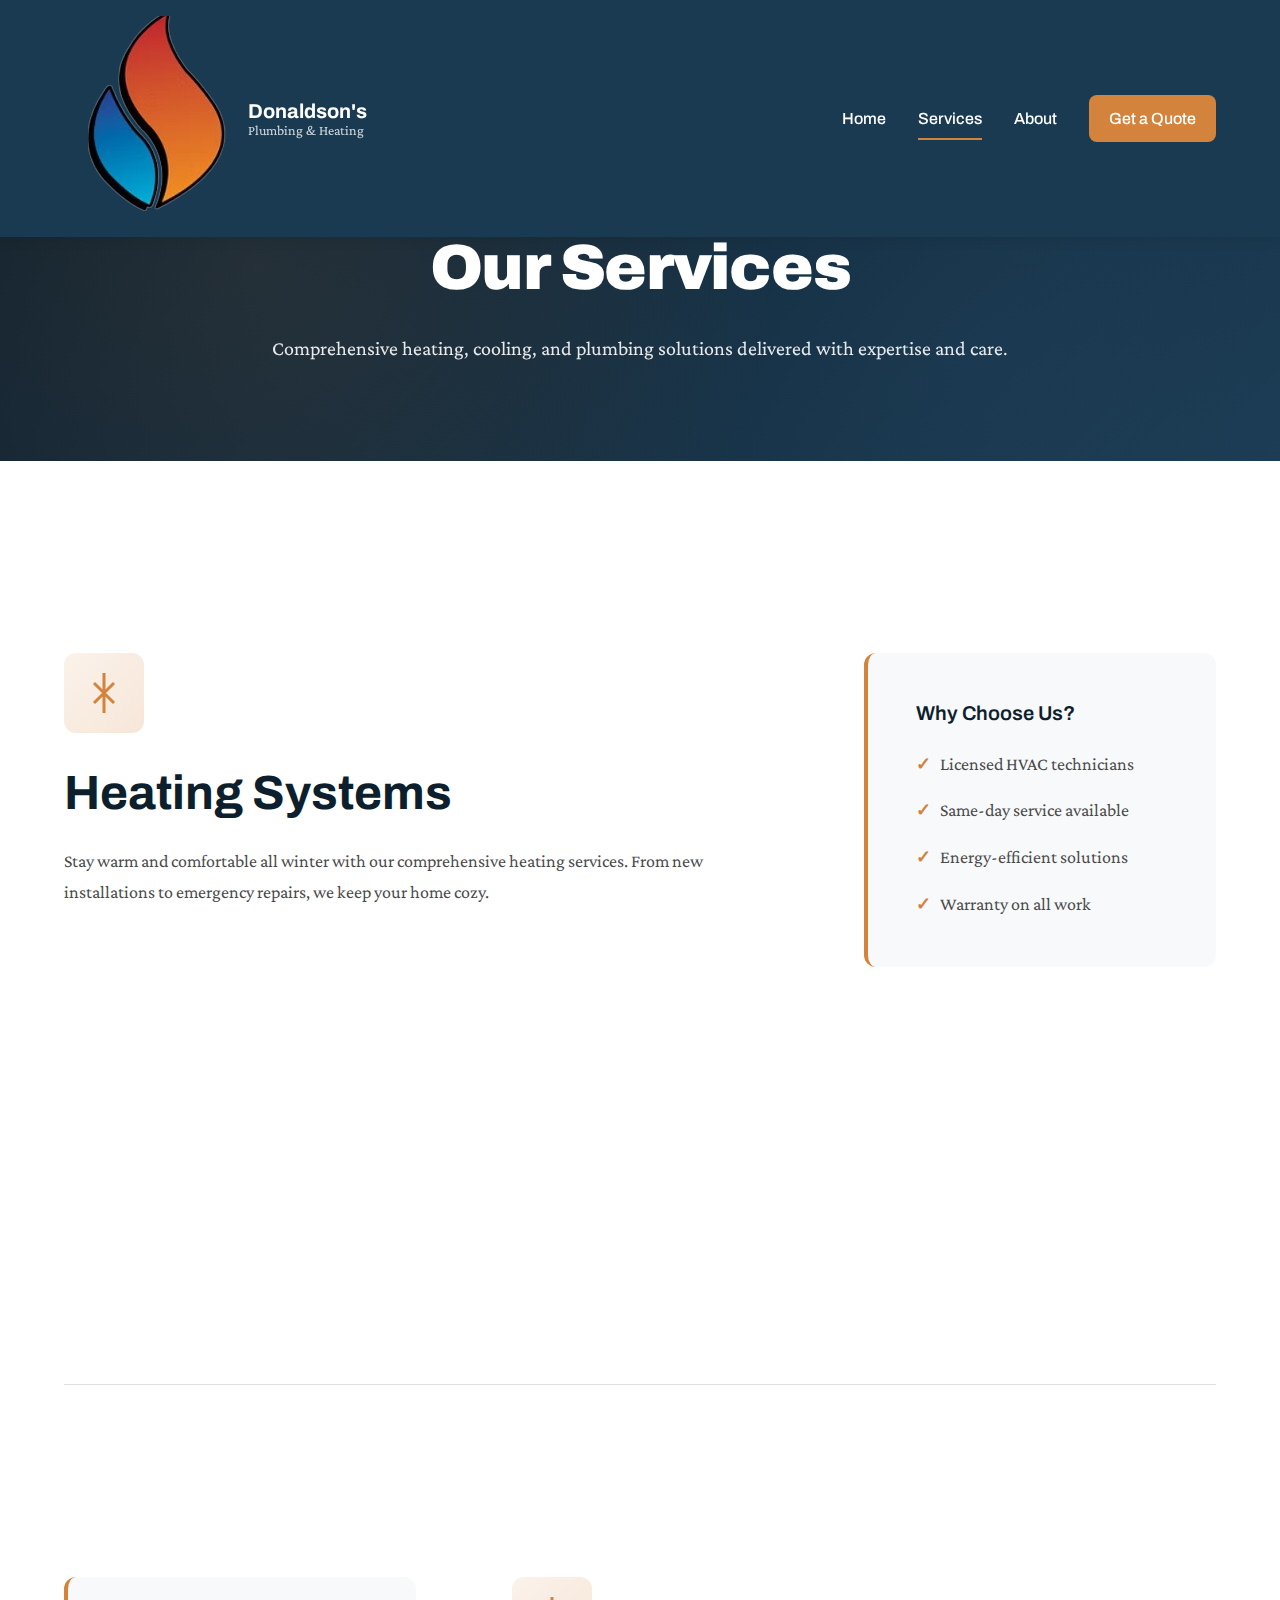
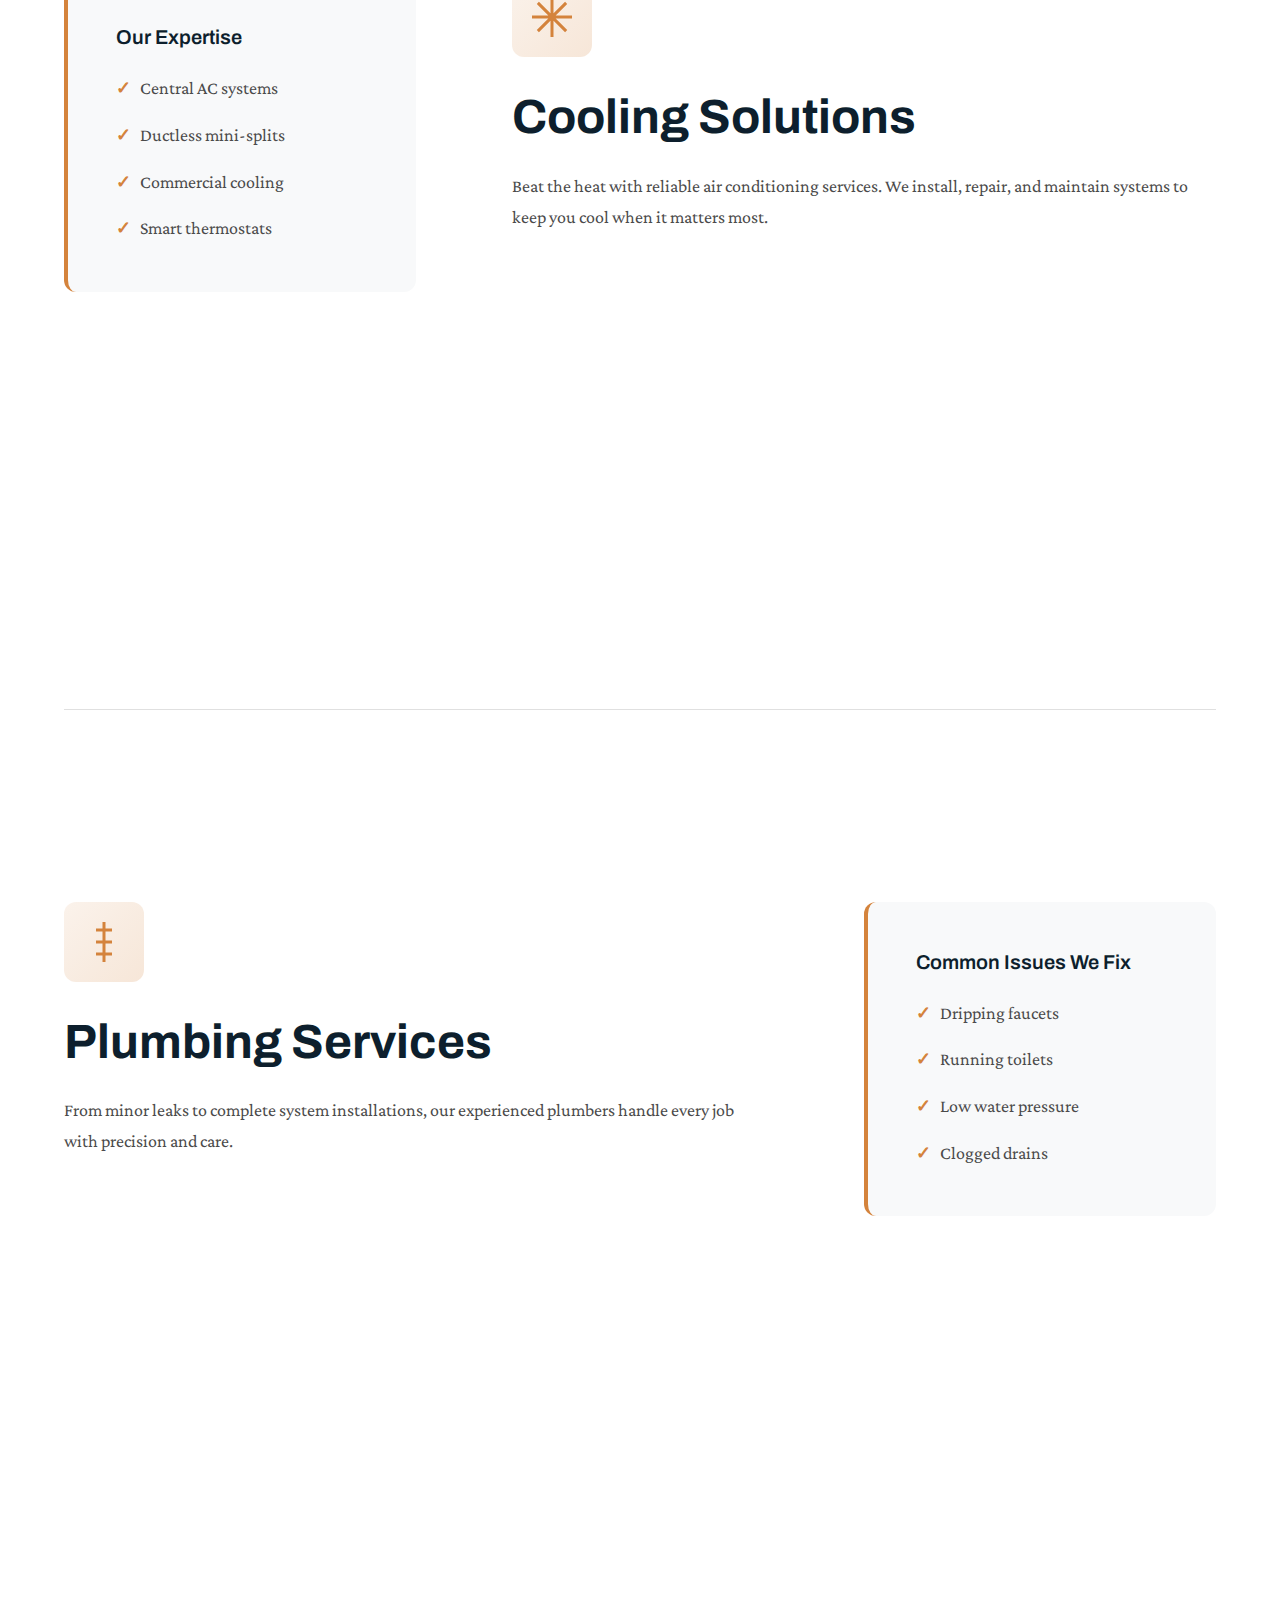
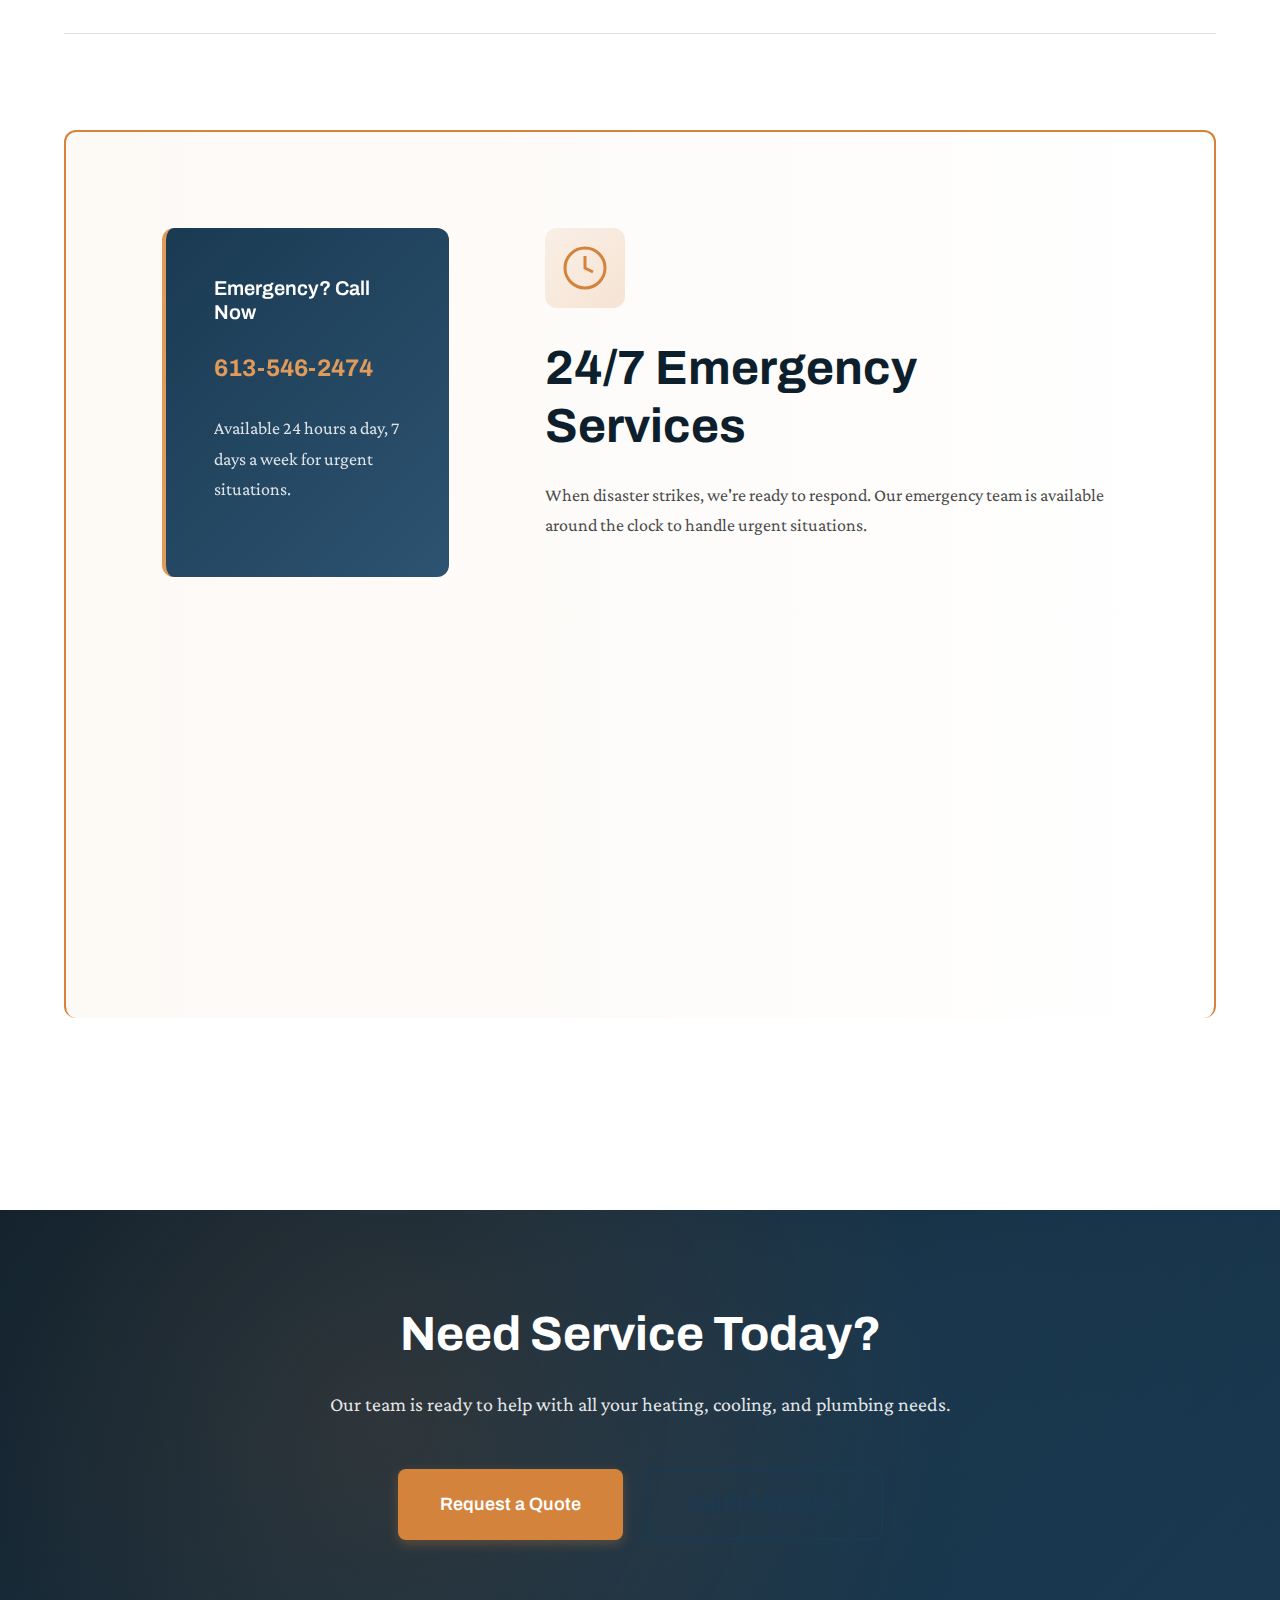
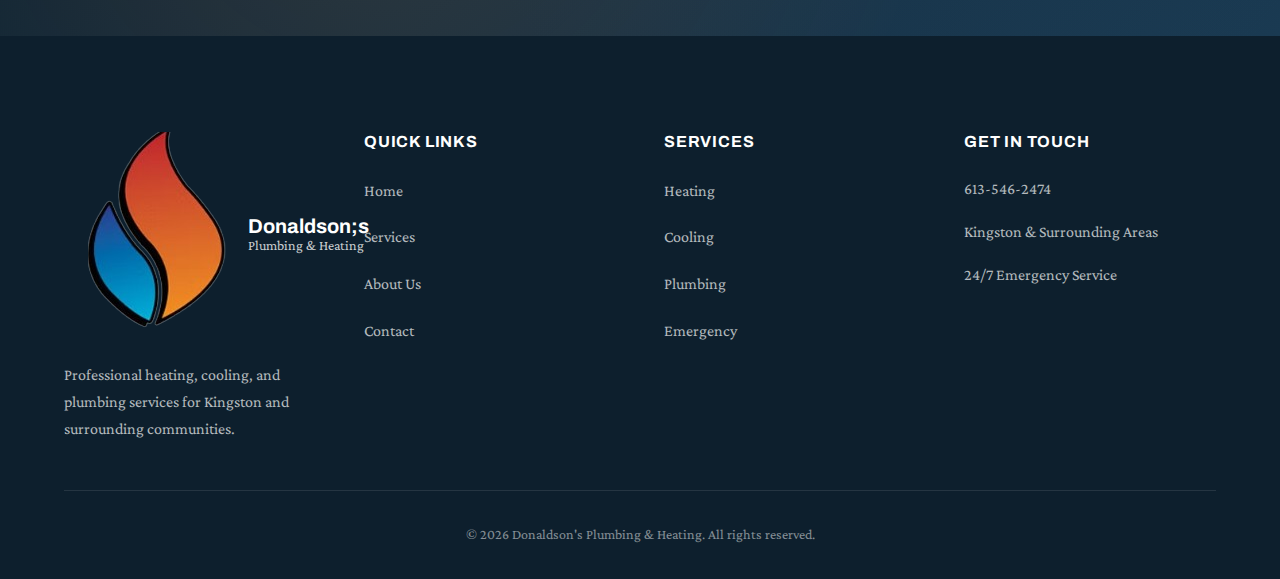
<file: services.html>
<!DOCTYPE html>
<html lang="en">
<head>
  <meta charset="UTF-8">
  <meta name="viewport" content="width=device-width, initial-scale=1.0">
  <title>Our Services | Donaldson's Plumbing & Heating</title>
  <link rel="stylesheet" href="styles.css">
  <link rel="preconnect" href="https://fonts.googleapis.com">
  <link rel="preconnect" href="https://fonts.gstatic.com" crossorigin>
  <link href="https://fonts.googleapis.com/css2?family=Archivo:wght@400;500;600;700;900&family=Crimson+Pro:wght@400;600&display=swap" rel="stylesheet">
</head>
<body>

<header class="header" id="header">
  <div class="container">
    <div class="header-content">
      <div class="logo">
      <img src="images/logo.png" alt="Donaldson Plumbing & Heating" class="logo-image">
      <div class="logo-text">
      <span class="logo-name">Donaldson's</span>
      <span class="logo-tagline">Plumbing & Heating</span>
    </div>
  </div>
      
      <nav class="nav" id="nav">
        <a href="index.html" class="nav-link">Home</a>
        <a href="services.html" class="nav-link active">Services</a>
        <a href="about.html" class="nav-link">About</a>
        <a href="contact.html" class="nav-link nav-link-cta">Get a Quote</a>
      </nav>
      
      <button class="nav-toggle" id="navToggle" aria-label="Toggle navigation">
        <span></span>
        <span></span>
        <span></span>
      </button>
    </div>
  </div>
</header>

<section class="page-hero services-hero"> <!--Services Specific Hero,, Use ctrl+f in css to style -->
  <div class="hero-background"></div>
  <div class="container">
    <div class="page-hero-content">
      <h1 class="page-title">Our Services</h1>
      <p class="page-subtitle">Comprehensive heating, cooling, and plumbing solutions delivered with expertise and care.</p>
    </div>
  </div>
</section>

<section class="services-detail-section">
  <div class="container">
    
    <div class="service-detail" id="heating">
      <div class="service-detail-content">
        <div class="service-detail-text">
          <div class="service-detail-icon">
            <svg width="48" height="48" viewBox="0 0 24 24" fill="none" stroke="currentColor" stroke-width="1.5">
              <path d="M12 2v20M17 7l-5 5-5-5M17 17l-5-5-5 5"/>
            </svg>
          </div>
          <h2 class="service-detail-title">Heating Systems</h2>
          <p class="service-detail-intro">Stay warm and comfortable all winter with our comprehensive heating services. From new installations to emergency repairs, we keep your home cozy.</p>
          
          <div class="service-offerings">
            <div class="offering-item">
              <h4>Furnace Installation</h4>
              <p>Expert installation of high-efficiency furnaces tailored to your home's needs and budget.</p>
            </div>
            <div class="offering-item">
              <h4>Repair & Troubleshooting</h4>
              <p>Fast diagnosis and repair of heating issues to restore comfort quickly.</p>
            </div>
            <div class="offering-item">
              <h4>Seasonal Maintenance</h4>
              <p>Preventive tune-ups to maximize efficiency and extend equipment life.</p>
            </div>
            <div class="offering-item">
              <h4>Heat Pump Services</h4>
              <p>Installation, repair, and maintenance for energy-efficient heat pump systems.</p>
            </div>
          </div>
        </div>
        <div class="service-detail-visual">
          <div class="detail-card">
            <h4>Why Choose Us?</h4>
            <ul>
              <li>Licensed HVAC technicians</li>
              <li>Same-day service available</li>
              <li>Energy-efficient solutions</li>
              <li>Warranty on all work</li>
            </ul>
          </div>
        </div>
      </div>
    </div>
    
    <div class="service-detail service-detail-reverse" id="cooling">
      <div class="service-detail-content">
        <div class="service-detail-visual">
          <div class="detail-card">
            <h4>Our Expertise</h4>
            <ul>
              <li>Central AC systems</li>
              <li>Ductless mini-splits</li>
              <li>Commercial cooling</li>
              <li>Smart thermostats</li>
            </ul>
          </div>
        </div>
        <div class="service-detail-text">
          <div class="service-detail-icon">
            <svg width="48" height="48" viewBox="0 0 24 24" fill="none" stroke="currentColor" stroke-width="1.5">
              <path d="M12 2v20M2 12h20M4.93 4.93l14.14 14.14M19.07 4.93L4.93 19.07"/>
            </svg>
          </div>
          <h2 class="service-detail-title">Cooling Solutions</h2>
          <p class="service-detail-intro">Beat the heat with reliable air conditioning services. We install, repair, and maintain systems to keep you cool when it matters most.</p>
          
          <div class="service-offerings">
            <div class="offering-item">
              <h4>AC Installation</h4>
              <p>Professional installation of central air and ductless systems for optimal cooling.</p>
            </div>
            <div class="offering-item">
              <h4>AC Repair</h4>
              <p>Quick troubleshooting and repair to get your system running efficiently again.</p>
            </div>
            <div class="offering-item">
              <h4>Maintenance Plans</h4>
              <p>Regular service to prevent breakdowns and maintain peak performance.</p>
            </div>
            <div class="offering-item">
              <h4>Duct Cleaning</h4>
              <p>Improve air quality and system efficiency with professional duct cleaning.</p>
            </div>
          </div>
        </div>
      </div>
    </div>
    
    <div class="service-detail" id="plumbing">
      <div class="service-detail-content">
        <div class="service-detail-text">
          <div class="service-detail-icon">
            <svg width="48" height="48" viewBox="0 0 24 24" fill="none" stroke="currentColor" stroke-width="1.5">
              <path d="M12 2v20M16 6H8M16 12H8M16 18H8"/>
            </svg>
          </div>
          <h2 class="service-detail-title">Plumbing Services</h2>
          <p class="service-detail-intro">From minor leaks to complete system installations, our experienced plumbers handle every job with precision and care.</p>
          
          <div class="service-offerings">
            <div class="offering-item">
              <h4>Leak Detection & Repair</h4>
              <p>Advanced tools to find and fix leaks before they cause major damage.</p>
            </div>
            <div class="offering-item">
              <h4>Pipe Replacement</h4>
              <p>Modern pipe materials and techniques for long-lasting repairs.</p>
            </div>
            <div class="offering-item">
              <h4>Fixture Installation</h4>
              <p>Expert installation of faucets, toilets, sinks, and water heaters.</p>
            </div>
            <div class="offering-item">
              <h4>Drain Cleaning</h4>
              <p>Clear stubborn clogs and restore proper drainage throughout your home.</p>
            </div>
          </div>
        </div>
        <div class="service-detail-visual">
          <div class="detail-card">
            <h4>Common Issues We Fix</h4>
            <ul>
              <li>Dripping faucets</li>
              <li>Running toilets</li>
              <li>Low water pressure</li>
              <li>Clogged drains</li>
            </ul>
          </div>
        </div>
      </div>
    </div>
    
    <div class="service-detail service-detail-reverse service-detail-emergency" id="emergency">
      <div class="service-detail-content">
        <div class="service-detail-visual">
          <div class="detail-card detail-card-urgent">
            <h4>Emergency? Call Now</h4>
            <a href="tel:613-546-2474" class="emergency-number">613-546-2474</a>
            <p>Available 24 hours a day, 7 days a week for urgent situations.</p>
          </div>
        </div>
        <div class="service-detail-text">
          <div class="service-detail-icon">
            <svg width="48" height="48" viewBox="0 0 24 24" fill="none" stroke="currentColor" stroke-width="1.5">
              <circle cx="12" cy="12" r="10"/>
              <path d="M12 6v6l4 2"/>
            </svg>
          </div>
          <h2 class="service-detail-title">24/7 Emergency Services</h2>
          <p class="service-detail-intro">When disaster strikes, we're ready to respond. Our emergency team is available around the clock to handle urgent situations.</p>
          
          <div class="service-offerings">
            <div class="offering-item">
              <h4>No-Heat Emergencies</h4>
              <p>Rapid response when your heating fails during cold weather.</p>
            </div>
            <div class="offering-item">
              <h4>Burst Pipes</h4>
              <p>Immediate service to stop water damage and restore your plumbing.</p>
            </div>
            <div class="offering-item">
              <h4>Gas Leaks</h4>
              <p>Critical safety response for gas line issues and leaks.</p>
            </div>
            <div class="offering-item">
              <h4>Major Backups</h4>
              <p>Emergency clearing of severe drain and sewer backups.</p>
            </div>
          </div>
        </div>
      </div>
    </div>
    
  </div>
</section>

<section class="cta-section">
  <div class="container">
    <div class="cta-content">
      <h2 class="cta-title">Need Service Today?</h2>
      <p class="cta-text">Our team is ready to help with all your heating, cooling, and plumbing needs.</p>
      <div class="cta-buttons">
        <a href="contact.html" class="btn btn-primary btn-large">Request a Quote</a>
        <a href="tel:613-546-2474" class="btn btn-secondary btn-large">Call 613-546-2474</a>
      </div>
    </div>
  </div>
</section>

<footer class="footer">
  <div class="container">
    <div class="footer-content">
      <div class="footer-col">
        <div class="footer-logo">
          <img src = "images/logo.png" class = logo-image>
            <div class="logo-text">
            <span class="logo-name">Donaldson;s</span>
            <span class="logo-tagline">Plumbing & Heating</span>
          </div>
        </div>
        <p class="footer-description">Professional heating, cooling, and plumbing services for Kingston and surrounding communities.</p>
      </div>
      
      <div class="footer-col">
        <h4 class="footer-heading">Quick Links</h4>
        <ul class="footer-links">
          <li><a href="index.html">Home</a></li>
          <li><a href="services.html">Services</a></li>
          <li><a href="about.html">About Us</a></li>
          <li><a href="contact.html">Contact</a></li>
        </ul>
      </div>
      
      <div class="footer-col">
        <h4 class="footer-heading">Services</h4>
        <ul class="footer-links">
          <li><a href="services.html#heating">Heating</a></li>
          <li><a href="services.html#cooling">Cooling</a></li>
          <li><a href="services.html#plumbing">Plumbing</a></li>
          <li><a href="services.html#emergency">Emergency</a></li>
        </ul>
      </div>
      
      <div class="footer-col">
        <h4 class="footer-heading">Get in Touch</h4>
        <ul class="footer-contact">
          <li><a href="tel:613-546-2474">613-546-2474</a></li>
          <li>Kingston & Surrounding Areas</li>
          <li>24/7 Emergency Service</li>
        </ul>
      </div>
    </div>
    
    <div class="footer-bottom">
      <p>&copy; 2026 Donaldson's Plumbing & Heating. All rights reserved.</p>
    </div>
  </div>
</footer>

<script src="main.js"></script>
</body>
</html>
</file>
<file: styles.css>
/* ===================================
   MODERN PLUMBING & HEATING WEBSITE
   Distinctive Design System
   =================================== */

/* ===================================
   CSS VARIABLES
   =================================== */
:root {
  /* Colors - Deep Navy & Warm Copper Palette */
  --color-primary: #1a3a52;
  --color-primary-light: #2d5371;
  --color-primary-dark: #0d1f2d;
  --color-accent: #d4833c;
  --color-accent-light: #e09a5a;
  --color-accent-dark: #b86f2f;
  
  --color-text-dark: #1a1a1a;
  --color-text-medium: #4a4a4a;
  --color-text-light: #7a7a7a;
  --color-text-inverse: #ffffff;
  
  --color-bg-white: #ffffff;
  --color-bg-light: #f8f9fa;
  --color-bg-medium: #e8eaed;
  --color-bg-dark: #2a2a2a;
  
  --color-border: #e0e0e0;
  --color-border-dark: #c0c0c0;
  
  --color-success: #2d8659;
  --color-warning: #d4833c;
  --color-error: #c44536;
  
  /* Typography */
  --font-display: 'Archivo', sans-serif;
  --font-body: 'Crimson Pro', serif;
  
  /* Spacing */
  --space-xs: 0.5rem;
  --space-sm: 1rem;
  --space-md: 1.5rem;
  --space-lg: 2rem;
  --space-xl: 3rem;
  --space-2xl: 4rem;
  --space-3xl: 6rem;
  
  /* Container */
  --container-max: 1200px;
  --container-padding: 1.5rem;
  
  /* Borders */
  --border-radius-sm: 4px;
  --border-radius-md: 8px;
  --border-radius-lg: 12px;
  --border-radius-xl: 20px;
  
  /* Shadows */
  --shadow-sm: 0 2px 4px rgba(0, 0, 0, 0.08);
  --shadow-md: 0 4px 12px rgba(0, 0, 0, 0.1);
  --shadow-lg: 0 8px 24px rgba(0, 0, 0, 0.12);
  --shadow-xl: 0 16px 48px rgba(0, 0, 0, 0.15);
  
  /* Transitions */
  --transition-fast: 0.2s ease;
  --transition-medium: 0.3s ease;
  --transition-slow: 0.5s ease;
}

/* ===================================
   RESET & BASE STYLES
   =================================== */
* {
  margin: 0;
  padding: 0;
  box-sizing: border-box;
}

html {
  font-size: 16px;
  scroll-behavior: smooth;
}

body {
  font-family: var(--font-body);
  font-size: 1.125rem;
  line-height: 1.7;
  color: var(--color-text-dark);
  background: var(--color-bg-white);
  -webkit-font-smoothing: antialiased;
  -moz-osx-font-smoothing: grayscale;
}

h1, h2, h3, h4, h5, h6 {
  font-family: var(--font-display);
  font-weight: 700;
  line-height: 1.2;
  color: var(--color-primary-dark);
}

h1 {
  font-size: clamp(2.5rem, 5vw, 4rem);
  font-weight: 900;
  letter-spacing: -0.02em;
}

h2 {
  font-size: clamp(2rem, 4vw, 3rem);
  font-weight: 700;
}

h3 {
  font-size: clamp(1.5rem, 3vw, 2rem);
  font-weight: 600;
}

h4 {
  font-size: 1.25rem;
  font-weight: 600;
}

p {
  margin-bottom: var(--space-md);
}

a {
  color: var(--color-accent);
  text-decoration: none;
  transition: color var(--transition-fast);
}

a:hover {
  color: var(--color-accent-dark);
}

img {
  max-width: 100%;
  height: auto;
  display: block;
}

ul {
  list-style: none;
}

button {
  font-family: var(--font-display);
  cursor: pointer;
  border: none;
  background: none;
}

/* ===================================
   UTILITIES
   =================================== */
.container {
  max-width: var(--container-max);
  margin: 0 auto;
  padding: 0 var(--container-padding);
}

.center {
  text-align: center;
}

/* ===================================
   BUTTONS
   =================================== */
.btn {
  display: inline-flex;
  align-items: center;
  gap: var(--space-xs);
  padding: 0.875rem 1.75rem;
  font-family: var(--font-display);
  font-size: 1rem;
  font-weight: 600;
  text-decoration: none;
  border-radius: var(--border-radius-md);
  transition: all var(--transition-medium);
  cursor: pointer;
  border: 2px solid transparent;
}

.btn-primary {
  background: var(--color-accent);
  color: var(--color-text-inverse);
  box-shadow: 0 4px 12px rgba(212, 131, 60, 0.3);
}

.btn-primary:hover {
  background: var(--color-accent-dark);
  transform: translateY(-2px);
  box-shadow: 0 6px 20px rgba(212, 131, 60, 0.4);
}

.btn-secondary {
  background: transparent;
  color: var(--color-primary);
  border: 2px solid var(--color-primary);
}

.btn-secondary:hover {
  background: var(--color-primary);
  color: var(--color-text-inverse);
  transform: translateY(-2px);
}

.btn-outline {
  background: transparent;
  color: var(--color-text-inverse);
  border: 2px solid var(--color-text-inverse);
}

.btn-outline:hover {
  background: var(--color-text-inverse);
  color: var(--color-primary);
}

.btn-large {
  padding: 1.125rem 2.5rem;
  font-size: 1.125rem;
}

.btn-full {
  width: 100%;
  justify-content: center;
}

/* ===================================
   HEADER & NAVIGATION
   =================================== */
.header {
  position: fixed;
  top: 0;
  left: 0;
  right: 0;
  z-index: 1000;
  background: var(--color-primary);
  box-shadow: 0 2px 12px rgba(0, 0, 0, 0.1);
  transition: all var(--transition-medium);
}

.header-content {
  display: flex;
  align-items: center;
  justify-content: space-between;
  padding: 1rem 0;
}

.logo {
  display: flex;
  align-items: center;
  gap: 0.75rem;
  text-decoration: none;
}

.logo-icon {
  width: 48px;
  height: 48px;
  background: var(--color-accent);
  color: var(--color-text-inverse);
  border-radius: var(--border-radius-md);
  display: flex;
  align-items: center;
  justify-content: center;
  font-family: var(--font-display);
  font-size: 1.75rem;
  font-weight: 900;
  box-shadow: var(--shadow-md);
}

.logo-text {
  display: flex;
  flex-direction: column;
  gap: 0.125rem;
}

.logo-name {
  font-family: var(--font-display);
  font-size: 1.25rem;
  font-weight: 700;
  color: var(--color-text-inverse);
  line-height: 1;
}

.logo-tagline {
  font-family: var(--font-body);
  font-size: 0.875rem;
  color: rgba(255, 255, 255, 0.8);
  line-height: 1;
}

.nav {
  display: flex;
  align-items: center;
  gap: var(--space-lg);
}

.nav-link {
  font-family: var(--font-display);
  font-size: 1rem;
  font-weight: 500;
  color: var(--color-text-inverse);
  padding: 0.5rem 0;
  position: relative;
  transition: color var(--transition-fast);
}

.nav-link::after {
  content: '';
  position: absolute;
  bottom: 0;
  left: 0;
  width: 0;
  height: 2px;
  background: var(--color-accent);
  transition: width var(--transition-medium);
}

.nav-link:hover::after,
.nav-link.active::after {
  width: 100%;
}

.nav-link-cta {
  padding: 0.625rem 1.25rem;
  background: var(--color-accent);
  border-radius: var(--border-radius-md);
  color: var(--color-text-inverse);
}

.nav-link-cta::after {
  display: none;
}

.nav-link-cta:hover {
  background: var(--color-accent-dark);
  transform: translateY(-2px);
}

.nav-toggle {
  display: none;
  flex-direction: column;
  gap: 5px;
  padding: 0.5rem;
  background: transparent;
}

.nav-toggle span {
  width: 28px;
  height: 3px;
  background: var(--color-text-inverse);
  border-radius: 2px;
  transition: all var(--transition-medium);
}

/* ===================================
   HERO SECTION
   =================================== */
.hero {
  position: relative;
  min-height: 100vh;
  display: flex;
  align-items: center;
  padding-top: 80px;
  background: linear-gradient(135deg, var(--color-primary-dark) 0%, var(--color-primary) 100%);
  overflow: hidden;
}

.hero-background {
  position: absolute;
  top: 0;
  left: 0;
  right: 0;
  bottom: 0;
  background: 
    radial-gradient(circle at 20% 50%, rgba(212, 131, 60, 0.1) 0%, transparent 50%),
    radial-gradient(circle at 80% 80%, rgba(45, 83, 113, 0.2) 0%, transparent 50%);
  z-index: 0;
}

.hero .container {
  position: relative;
  z-index: 1;
}

.hero-content {
  max-width: 700px;
  padding: var(--space-3xl) 0;
  animation: fadeInUp 0.8s ease;
}

.hero-badge {
  display: inline-block;
  padding: 0.5rem 1rem;
  background: rgba(212, 131, 60, 0.2);
  color: var(--color-accent-light);
  border: 1px solid var(--color-accent);
  border-radius: 50px;
  font-family: var(--font-display);
  font-size: 0.875rem;
  font-weight: 600;
  text-transform: uppercase;
  letter-spacing: 0.05em;
  margin-bottom: var(--space-lg);
  animation: fadeInUp 0.8s ease 0.2s backwards;
}

.hero-title {
  display: flex;
  flex-direction: column;
  gap: 0.5rem;
  margin-bottom: var(--space-lg);
}

.hero-title-main {
  color: var(--color-text-inverse);
  animation: fadeInUp 0.8s ease 0.3s backwards;
}

.hero-title-sub {
  color: var(--color-accent-light);
  font-weight: 700;
  animation: fadeInUp 0.8s ease 0.4s backwards;
}

.hero-description {
  font-size: 1.25rem;
  color: rgba(255, 255, 255, 0.9);
  margin-bottom: var(--space-xl);
  line-height: 1.6;
  animation: fadeInUp 0.8s ease 0.5s backwards;
}

.hero-cta {
  display: flex;
  flex-wrap: wrap;
  gap: var(--space-md);
  animation: fadeInUp 0.8s ease 0.6s backwards;
}

.hero-cta .btn-primary {
  background: var(--color-accent);
  color: var(--color-text-inverse);
}

.hero-cta .btn-secondary {
  background: rgba(255, 255, 255, 0.1);
  color: var(--color-text-inverse);
  border-color: rgba(255, 255, 255, 0.3);
  backdrop-filter: blur(10px);
}

.hero-cta .btn-secondary:hover {
  background: var(--color-text-inverse);
  color: var(--color-primary);
}

.hero-stats {
  display: grid;
  grid-template-columns: repeat(auto-fit, minmax(150px, 1fr));
  gap: var(--space-lg);
  margin-top: var(--space-3xl);
  padding-top: var(--space-xl);
  border-top: 1px solid rgba(255, 255, 255, 0.2);
  animation: fadeInUp 0.8s ease 0.7s backwards;
}

.stat-item {
  text-align: center;
}

.stat-number {
  font-family: var(--font-display);
  font-size: 2.5rem;
  font-weight: 900;
  color: var(--color-accent);
  margin-bottom: var(--space-xs);
}

.stat-label {
  font-family: var(--font-display);
  font-size: 0.875rem;
  color: rgba(255, 255, 255, 0.8);
  text-transform: uppercase;
  letter-spacing: 0.05em;
}

/* ===================================
   SERVICES SECTION
   =================================== */
.services-section {
  padding: var(--space-3xl) 0;
  background: var(--color-bg-light);
}

.section-header {
  text-align: center;
  max-width: 700px;
  margin: 0 auto var(--space-3xl);
}

.section-title {
  margin-bottom: var(--space-md);
  color: var(--color-primary-dark);
}

.section-subtitle {
  font-size: 1.25rem;
  color: var(--color-text-medium);
}

.services-grid {
  display: grid;
  grid-template-columns: repeat(auto-fit, minmax(280px, 1fr));
  gap: var(--space-xl);
}

.service-card {
  background: var(--color-bg-white);
  padding: var(--space-xl);
  border-radius: var(--border-radius-lg);
  box-shadow: var(--shadow-md);
  transition: all var(--transition-medium);
  position: relative;
  overflow: hidden;
}

.service-card::before {
  content: '';
  position: absolute;
  top: 0;
  left: 0;
  width: 4px;
  height: 100%;
  background: var(--color-accent);
  transform: scaleY(0);
  transform-origin: top;
  transition: transform var(--transition-medium);
}

.service-card:hover {
  transform: translateY(-8px);
  box-shadow: var(--shadow-xl);
}

.service-card:hover::before {
  transform: scaleY(1);
}

.service-card-featured {
  background: linear-gradient(135deg, var(--color-primary) 0%, var(--color-primary-light) 100%);
  position: relative;
}

.service-card-featured * {
  color: var(--color-text-inverse);
}

.service-featured-badge {
  position: absolute;
  top: var(--space-md);
  right: var(--space-md);
  padding: 0.375rem 0.875rem;
  background: var(--color-accent);
  color: var(--color-text-inverse);
  border-radius: 50px;
  font-family: var(--font-display);
  font-size: 0.75rem;
  font-weight: 700;
  text-transform: uppercase;
  letter-spacing: 0.05em;
}

.service-icon {
  width: 72px;
  height: 72px;
  background: linear-gradient(135deg, rgba(212, 131, 60, 0.1) 0%, rgba(212, 131, 60, 0.2) 100%);
  border-radius: var(--border-radius-lg);
  display: flex;
  align-items: center;
  justify-content: center;
  margin-bottom: var(--space-lg);
  color: var(--color-accent);
  transition: all var(--transition-medium);
}

.service-card-featured .service-icon {
  background: rgba(255, 255, 255, 0.15);
  color: var(--color-text-inverse);
}

.service-card:hover .service-icon {
  transform: scale(1.1) rotate(5deg);
}

.service-title {
  font-size: 1.5rem;
  margin-bottom: var(--space-md);
  color: var(--color-primary-dark);
}

.service-card-featured .service-title {
  color: var(--color-text-inverse);
}

.service-description {
  color: var(--color-text-medium);
  margin-bottom: var(--space-lg);
  font-size: 1rem;
}

.service-card-featured .service-description {
  color: rgba(255, 255, 255, 0.9);
}

.service-list {
  margin-bottom: var(--space-lg);
}

.service-list li {
  padding: 0.5rem 0;
  padding-left: 1.5rem;
  position: relative;
  color: var(--color-text-medium);
  font-size: 0.95rem;
}

.service-card-featured .service-list li {
  color: rgba(255, 255, 255, 0.85);
}

.service-list li::before {
  content: '→';
  position: absolute;
  left: 0;
  color: var(--color-accent);
  font-weight: bold;
}

.service-card-featured .service-list li::before {
  color: var(--color-accent-light);
}

.service-link {
  font-family: var(--font-display);
  font-weight: 600;
  color: var(--color-accent);
  display: inline-flex;
  align-items: center;
  gap: 0.5rem;
  transition: gap var(--transition-fast);
}

.service-card-featured .service-link {
  color: var(--color-text-inverse);
}

.service-link:hover {
  gap: 0.75rem;
}

/* ===================================
   WHY CHOOSE SECTION
   =================================== */
.why-choose {
  padding: var(--space-3xl) 0;
  background: var(--color-bg-white);
}

.why-choose-content {
  display: grid;
  grid-template-columns: 1fr 1fr;
  gap: var(--space-3xl);
  align-items: center;
}

.why-choose-intro {
  font-size: 1.25rem;
  color: var(--color-text-medium);
  margin-bottom: var(--space-xl);
}

.features-list {
  margin-bottom: var(--space-xl);
}

.feature-item {
  display: flex;
  gap: var(--space-md);
  margin-bottom: var(--space-lg);
  padding-bottom: var(--space-lg);
  border-bottom: 1px solid var(--color-border);
}

.feature-item:last-child {
  border-bottom: none;
  margin-bottom: 0;
  padding-bottom: 0;
}

.feature-icon {
  width: 40px;
  height: 40px;
  flex-shrink: 0;
  background: var(--color-accent);
  color: var(--color-text-inverse);
  border-radius: 50%;
  display: flex;
  align-items: center;
  justify-content: center;
  font-weight: bold;
  font-size: 1.25rem;
}

.feature-content h4 {
  margin-bottom: var(--space-xs);
  color: var(--color-primary-dark);
}

.feature-content p {
  color: var(--color-text-medium);
  margin-bottom: 0;
  font-size: 1rem;
}

.why-choose-visual {
  display: grid;
  grid-template-columns: 1fr 1fr;
  gap: var(--space-lg);
  position: relative;
}

.visual-card {
  background: linear-gradient(135deg, var(--color-primary) 0%, var(--color-primary-light) 100%);
  padding: var(--space-xl);
  border-radius: var(--border-radius-lg);
  box-shadow: var(--shadow-lg);
  text-align: center;
  animation: float 3s ease-in-out infinite;
}

.visual-card-1 {
  animation-delay: 0s;
}

.visual-card-2 {
  animation-delay: 0.5s;
  grid-column: span 2;
}

.visual-card-3 {
  animation-delay: 1s;
  grid-column: span 2;
}

.visual-number {
  font-family: var(--font-display);
  font-size: 3rem;
  font-weight: 900;
  color: var(--color-accent);
  margin-bottom: var(--space-sm);
}

.visual-label {
  font-family: var(--font-display);
  font-size: 1rem;
  font-weight: 600;
  color: rgba(255, 255, 255, 0.9);
  text-transform: uppercase;
  letter-spacing: 0.05em;
}

/* ===================================
   CTA SECTION
   =================================== */
.cta-section {
  padding: var(--space-3xl) 0;
  background: linear-gradient(135deg, var(--color-primary-dark) 0%, var(--color-primary) 100%);
  position: relative;
  overflow: hidden;
}

.cta-section::before {
  content: '';
  position: absolute;
  top: 0;
  left: 0;
  right: 0;
  bottom: 0;
  background: 
    radial-gradient(circle at 30% 50%, rgba(212, 131, 60, 0.15) 0%, transparent 60%),
    radial-gradient(circle at 70% 30%, rgba(45, 83, 113, 0.2) 0%, transparent 50%);
  z-index: 0;
}

.cta-content {
  position: relative;
  z-index: 1;
  text-align: center;
  max-width: 800px;
  margin: 0 auto;
}

.cta-title {
  color: var(--color-text-inverse);
  margin-bottom: var(--space-md);
}

.cta-text {
  font-size: 1.25rem;
  color: rgba(255, 255, 255, 0.9);
  margin-bottom: var(--space-xl);
}

.cta-buttons {
  display: flex;
  flex-wrap: wrap;
  gap: var(--space-md);
  justify-content: center;
}

/* ===================================
   FOOTER
   =================================== */
.footer {
  background: var(--color-primary-dark);
  color: rgba(255, 255, 255, 0.8);
  padding: var(--space-3xl) 0 var(--space-lg);
}

.footer-content {
  display: grid;
  grid-template-columns: repeat(auto-fit, minmax(250px, 1fr));
  gap: var(--space-xl);
  margin-bottom: var(--space-xl);
}

.footer-logo {
  display: flex;
  align-items: center;
  gap: 0.75rem;
  margin-bottom: var(--space-md);
}

.footer-logo .logo-icon {
  width: 40px;
  height: 40px;
  font-size: 1.5rem;
}

.footer-description {
  color: rgba(255, 255, 255, 0.7);
  font-size: 1rem;
  margin-bottom: 0;
}

.footer-heading {
  font-family: var(--font-display);
  font-size: 1rem;
  font-weight: 700;
  color: var(--color-text-inverse);
  margin-bottom: var(--space-md);
  text-transform: uppercase;
  letter-spacing: 0.05em;
}

.footer-links,
.footer-contact {
  display: flex;
  flex-direction: column;
  gap: var(--space-sm);
}

.footer-links a,
.footer-contact a {
  color: rgba(255, 255, 255, 0.7);
  transition: color var(--transition-fast);
  font-size: 1rem;
}

.footer-links a:hover,
.footer-contact a:hover {
  color: var(--color-accent-light);
}

.footer-contact li {
  color: rgba(255, 255, 255, 0.7);
  font-size: 1rem;
}

.footer-bottom {
  padding-top: var(--space-lg);
  border-top: 1px solid rgba(255, 255, 255, 0.1);
  text-align: center;
}

.footer-bottom p {
  color: rgba(255, 255, 255, 0.5);
  font-size: 0.875rem;
  margin: 0;
}

/* ===================================
   PAGE HERO
   =================================== */
.page-hero {
  position: relative;
  padding: 150px 0 var(--space-3xl);
  background: linear-gradient(135deg, var(--color-primary-dark) 0%, var(--color-primary) 100%);
  overflow: hidden;
  margin-top: 80px;
}

.page-hero-content {
  text-align: center;
  max-width: 800px;
  margin: 0 auto;
  position: relative;
  z-index: 1;
}

.page-title {
  color: var(--color-text-inverse);
  margin-bottom: var(--space-md);
}

.page-subtitle {
  font-size: 1.25rem;
  color: rgba(255, 255, 255, 0.9);
  margin-bottom: 0;
}

/* ===================================
   SERVICES DETAIL PAGE
   =================================== */
.services-detail-section {
  padding: var(--space-3xl) 0;
}

.service-detail {
  margin-bottom: var(--space-3xl);
  padding: var(--space-3xl) 0;
  border-bottom: 1px solid var(--color-border);
}

.service-detail:last-child {
  border-bottom: none;
}

.service-detail-content {
  display: grid;
  grid-template-columns: 2fr 1fr;
  gap: var(--space-3xl);
  align-items: start;
}

.service-detail-reverse .service-detail-content {
  grid-template-columns: 1fr 2fr;
}

.service-detail-icon {
  width: 80px;
  height: 80px;
  background: linear-gradient(135deg, rgba(212, 131, 60, 0.1) 0%, rgba(212, 131, 60, 0.2) 100%);
  border-radius: var(--border-radius-lg);
  display: flex;
  align-items: center;
  justify-content: center;
  color: var(--color-accent);
  margin-bottom: var(--space-lg);
}

.service-detail-title {
  margin-bottom: var(--space-md);
}

.service-detail-intro {
  font-size: 1.125rem;
  color: var(--color-text-medium);
  margin-bottom: var(--space-xl);
}

.service-offerings {
  display: grid;
  gap: var(--space-lg);
}

.offering-item h4 {
  color: var(--color-primary);
  margin-bottom: var(--space-xs);
}

.offering-item p {
  color: var(--color-text-medium);
  margin-bottom: 0;
  font-size: 1rem;
}

.detail-card {
  background: var(--color-bg-light);
  padding: var(--space-xl);
  border-radius: var(--border-radius-lg);
  border-left: 4px solid var(--color-accent);
  position: sticky;
  top: 100px;
}

.detail-card h4 {
  color: var(--color-primary-dark);
  margin-bottom: var(--space-md);
}

.detail-card ul {
  display: flex;
  flex-direction: column;
  gap: var(--space-sm);
}

.detail-card ul li {
  padding-left: 1.5rem;
  position: relative;
  color: var(--color-text-medium);
}

.detail-card ul li::before {
  content: '✓';
  position: absolute;
  left: 0;
  color: var(--color-accent);
  font-weight: bold;
}

.detail-card-urgent {
  background: linear-gradient(135deg, var(--color-primary) 0%, var(--color-primary-light) 100%);
  border-left-color: var(--color-accent-light);
}

.detail-card-urgent h4 {
  color: var(--color-text-inverse);
}

.detail-card-urgent p {
  color: rgba(255, 255, 255, 0.85);
  margin-bottom: var(--space-md);
}

.emergency-number {
  display: block;
  font-family: var(--font-display);
  font-size: 1.5rem;
  font-weight: 700;
  color: var(--color-accent-light);
  margin-bottom: var(--space-md);
}

.emergency-number:hover {
  color: var(--color-accent);
}

.service-detail-emergency {
  background: linear-gradient(to right, rgba(212, 131, 60, 0.05) 0%, transparent 100%);
  padding: var(--space-3xl);
  border-radius: var(--border-radius-lg);
  border: 2px solid var(--color-accent);
}

/* ===================================
   ABOUT PAGE
   =================================== */
.about-story {
  padding: var(--space-3xl) 0;
  background: var(--color-bg-white);
}

.about-content {
  display: grid;
  grid-template-columns: 2fr 1fr;
  gap: var(--space-3xl);
}

.story-content {
  display: flex;
  flex-direction: column;
  gap: var(--space-md);
}

.story-lead {
  font-size: 1.25rem;
  color: var(--color-text-medium);
  font-weight: 600;
}

.about-metrics {
  display: flex;
  flex-direction: column;
  gap: var(--space-lg);
}

.metric-card {
  background: linear-gradient(135deg, var(--color-primary) 0%, var(--color-primary-light) 100%);
  padding: var(--space-xl);
  border-radius: var(--border-radius-lg);
  box-shadow: var(--shadow-lg);
  text-align: center;
}

.metric-icon {
  margin: 0 auto var(--space-md);
  color: var(--color-accent-light);
}

.metric-number {
  font-family: var(--font-display);
  font-size: 2.5rem;
  font-weight: 900;
  color: var(--color-text-inverse);
  margin-bottom: var(--space-xs);
}

.metric-label {
  font-family: var(--font-display);
  font-size: 0.875rem;
  font-weight: 600;
  color: rgba(255, 255, 255, 0.9);
  text-transform: uppercase;
  letter-spacing: 0.05em;
}

.values-section {
  padding: var(--space-3xl) 0;
  background: var(--color-bg-light);
}

.values-grid {
  display: grid;
  grid-template-columns: repeat(auto-fit, minmax(280px, 1fr));
  gap: var(--space-xl);
}

.value-card {
  background: var(--color-bg-white);
  padding: var(--space-xl);
  border-radius: var(--border-radius-lg);
  box-shadow: var(--shadow-md);
  transition: all var(--transition-medium);
}

.value-card:hover {
  transform: translateY(-8px);
  box-shadow: var(--shadow-xl);
}

.value-number {
  font-family: var(--font-display);
  font-size: 3rem;
  font-weight: 900;
  color: var(--color-accent);
  opacity: 0.3;
  margin-bottom: var(--space-md);
}

.value-title {
  color: var(--color-primary-dark);
  margin-bottom: var(--space-md);
}

.value-description {
  color: var(--color-text-medium);
  margin-bottom: 0;
  font-size: 1rem;
}

.certifications-section {
  padding: var(--space-3xl) 0;
  background: var(--color-bg-white);
}

.certifications-content {
  display: grid;
  grid-template-columns: 2fr 1fr;
  gap: var(--space-3xl);
  align-items: center;
}

.cert-list {
  display: flex;
  flex-direction: column;
  gap: var(--space-md);
  margin-top: var(--space-lg);
}

.cert-list li {
  display: flex;
  align-items: center;
  gap: var(--space-sm);
  color: var(--color-text-medium);
  font-size: 1rem;
}

.cert-list li svg {
  color: var(--color-accent);
  flex-shrink: 0;
}

.certifications-visual {
  display: flex;
  justify-content: center;
}

.cert-badge {
  background: linear-gradient(135deg, var(--color-primary) 0%, var(--color-primary-light) 100%);
  padding: var(--space-2xl);
  border-radius: var(--border-radius-xl);
  box-shadow: var(--shadow-xl);
  text-align: center;
}

.badge-icon {
  margin-bottom: var(--space-md);
  color: var(--color-accent-light);
}

.badge-text {
  font-family: var(--font-display);
  font-size: 1.125rem;
  font-weight: 700;
  color: var(--color-text-inverse);
  text-transform: uppercase;
  letter-spacing: 0.05em;
}

/* ===================================
   CONTACT PAGE
   =================================== */
.contact-section {
  padding: var(--space-3xl) 0;
  background: var(--color-bg-light);
}

.contact-layout {
  display: grid;
  grid-template-columns: 1fr 1.5fr;
  gap: var(--space-3xl);
}

.contact-heading {
  color: var(--color-primary-dark);
  margin-bottom: var(--space-md);
}

.contact-intro {
  color: var(--color-text-medium);
  margin-bottom: var(--space-xl);
}

.contact-methods {
  display: flex;
  flex-direction: column;
  gap: var(--space-xl);
  margin-bottom: var(--space-xl);
}

.contact-method {
  display: flex;
  gap: var(--space-md);
}

.method-icon {
  width: 56px;
  height: 56px;
  flex-shrink: 0;
  background: linear-gradient(135deg, rgba(212, 131, 60, 0.1) 0%, rgba(212, 131, 60, 0.2) 100%);
  border-radius: var(--border-radius-md);
  display: flex;
  align-items: center;
  justify-content: center;
  color: var(--color-accent);
}

.method-content h3 {
  font-size: 1.125rem;
  color: var(--color-primary-dark);
  margin-bottom: var(--space-xs);
}

.method-link {
  display: block;
  font-family: var(--font-display);
  font-size: 1.25rem;
  font-weight: 700;
  color: var(--color-accent);
  margin-bottom: var(--space-xs);
}

.method-text {
  font-weight: 600;
  color: var(--color-text-dark);
  margin-bottom: var(--space-xs);
}

.method-content p {
  color: var(--color-text-medium);
  font-size: 0.95rem;
  margin-bottom: 0;
}

.emergency-callout {
  background: linear-gradient(135deg, var(--color-primary) 0%, var(--color-primary-light) 100%);
  padding: var(--space-xl);
  border-radius: var(--border-radius-lg);
  display: flex;
  gap: var(--space-md);
  box-shadow: var(--shadow-lg);
}

.callout-icon {
  font-size: 2rem;
  flex-shrink: 0;
}

.callout-content h4 {
  color: var(--color-text-inverse);
  margin-bottom: var(--space-xs);
}

.callout-content p {
  color: rgba(255, 255, 255, 0.9);
  font-size: 0.95rem;
  margin-bottom: var(--space-md);
}

.emergency-link {
  display: block;
  font-family: var(--font-display);
  font-size: 1.5rem;
  font-weight: 700;
  color: var(--color-accent-light);
}

.emergency-link:hover {
  color: var(--color-accent);
}

.contact-form-wrapper {
  background: var(--color-bg-white);
  padding: var(--space-2xl);
  border-radius: var(--border-radius-lg);
  box-shadow: var(--shadow-lg);
}

.form-heading {
  color: var(--color-primary-dark);
  margin-bottom: var(--space-md);
}

.form-intro {
  color: var(--color-text-medium);
  margin-bottom: var(--space-xl);
}

.contact-form {
  display: flex;
  flex-direction: column;
  gap: var(--space-lg);
}

.form-row {
  display: grid;
  grid-template-columns: 1fr 1fr;
  gap: var(--space-lg);
}

.form-group {
  display: flex;
  flex-direction: column;
  gap: var(--space-xs);
}

.form-label {
  font-family: var(--font-display);
  font-size: 0.95rem;
  font-weight: 600;
  color: var(--color-text-dark);
}

.form-input,
.form-select,
.form-textarea {
  padding: 0.875rem 1rem;
  font-family: var(--font-body);
  font-size: 1rem;
  color: var(--color-text-dark);
  background: var(--color-bg-light);
  border: 2px solid var(--color-border);
  border-radius: var(--border-radius-md);
  transition: all var(--transition-fast);
}

.form-input:focus,
.form-select:focus,
.form-textarea:focus {
  outline: none;
  border-color: var(--color-accent);
  background: var(--color-bg-white);
}

.form-textarea {
  resize: vertical;
  min-height: 120px;
}

.checkbox-label {
  display: flex;
  align-items: center;
  gap: var(--space-sm);
  cursor: pointer;
  font-size: 1rem;
  color: var(--color-text-dark);
}

.form-checkbox {
  width: 20px;
  height: 20px;
  cursor: pointer;
}

.form-note {
  font-size: 0.875rem;
  color: var(--color-text-light);
  text-align: center;
  margin-top: var(--space-sm);
  margin-bottom: 0;
}

.map-section {
  padding: var(--space-3xl) 0;
  background: var(--color-bg-white);
}

.map-placeholder {
  background: linear-gradient(135deg, var(--color-bg-light) 0%, var(--color-bg-medium) 100%);
  border-radius: var(--border-radius-lg);
  padding: var(--space-3xl);
  text-align: center;
}

.map-content {
  max-width: 500px;
  margin: 0 auto;
}

.map-content svg {
  margin: 0 auto var(--space-lg);
  color: var(--color-accent);
}

.map-content h3 {
  color: var(--color-primary-dark);
  margin-bottom: var(--space-sm);
}

.map-content p {
  color: var(--color-text-medium);
  margin-bottom: 0;
}

/* ===================================
   ANIMATIONS
   =================================== */
@keyframes fadeInUp {
  from {
    opacity: 0;
    transform: translateY(30px);
  }
  to {
    opacity: 1;
    transform: translateY(0);
  }
}

@keyframes float {
  0%, 100% {
    transform: translateY(0);
  }
  50% {
    transform: translateY(-10px);
  }
}

/* ===================================
   RESPONSIVE DESIGN
   =================================== */
@media (max-width: 968px) {
  .nav {
    position: fixed;
    top: 80px;
    left: 0;
    right: 0;
    background: var(--color-primary);
    flex-direction: column;
    padding: var(--space-lg);
    gap: var(--space-md);
    transform: translateX(100%);
    transition: transform var(--transition-medium);
    box-shadow: var(--shadow-lg);
  }
  
  .nav.active {
    transform: translateX(0);
  }
  
  .nav-toggle {
    display: flex;
  }
  
  .why-choose-content,
  .about-content,
  .certifications-content,
  .contact-layout {
    grid-template-columns: 1fr;
  }
  
  .service-detail-content,
  .service-detail-reverse .service-detail-content {
    grid-template-columns: 1fr;
  }
  
  .detail-card {
    position: static;
  }
}

@media (max-width: 768px) {
  :root {
    --container-padding: 1rem;
    --space-3xl: 4rem;
    --space-2xl: 3rem;
  }
  
  .hero {
    min-height: 80vh;
  }
  
  .hero-cta {
    flex-direction: column;
  }
  
  .hero-cta .btn {
    width: 100%;
    justify-content: center;
  }
  
  .services-grid,
  .values-grid {
    grid-template-columns: 1fr;
  }
  
  .form-row {
    grid-template-columns: 1fr;
  }
  
  .cta-buttons {
    flex-direction: column;
  }
  
  .cta-buttons .btn {
    width: 100%;
    justify-content: center;
  }
}

@media (max-width: 480px) {
  .logo-text {
    display: none;
  }
  
  .hero-stats {
    grid-template-columns: 1fr;
  }
}
</file>
